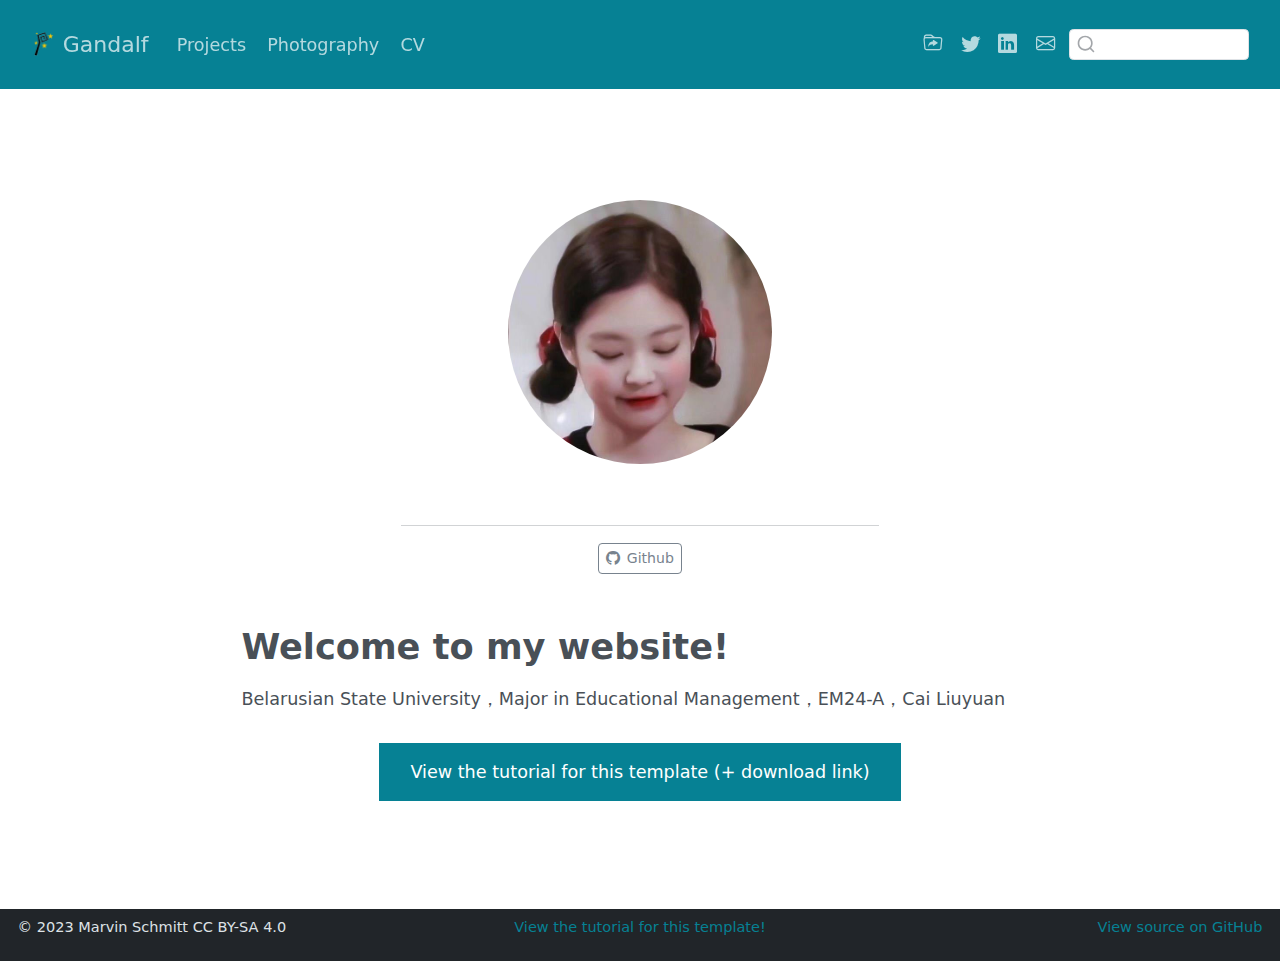
<file: quarto-website/docs/index.html>
<!DOCTYPE html>
<html xmlns="http://www.w3.org/1999/xhtml" lang="en" xml:lang="en"><head>

<meta charset="utf-8">
<meta name="generator" content="quarto-1.6.39">

<meta name="viewport" content="width=device-width, initial-scale=1.0, user-scalable=yes">


<title>Gandalf</title>
<style>
code{white-space: pre-wrap;}
span.smallcaps{font-variant: small-caps;}
div.columns{display: flex; gap: min(4vw, 1.5em);}
div.column{flex: auto; overflow-x: auto;}
div.hanging-indent{margin-left: 1.5em; text-indent: -1.5em;}
ul.task-list{list-style: none;}
ul.task-list li input[type="checkbox"] {
  width: 0.8em;
  margin: 0 0.8em 0.2em -1em; /* quarto-specific, see https://github.com/quarto-dev/quarto-cli/issues/4556 */ 
  vertical-align: middle;
}
</style>


<script src="site_libs/quarto-nav/quarto-nav.js"></script>
<script src="site_libs/clipboard/clipboard.min.js"></script>
<script src="site_libs/quarto-search/autocomplete.umd.js"></script>
<script src="site_libs/quarto-search/fuse.min.js"></script>
<script src="site_libs/quarto-search/quarto-search.js"></script>
<meta name="quarto:offset" content="./">
<link href="./img/favicon.png" rel="icon" type="image/png">
<script src="site_libs/quarto-html/quarto.js"></script>
<script src="site_libs/quarto-html/popper.min.js"></script>
<script src="site_libs/quarto-html/tippy.umd.min.js"></script>
<link href="site_libs/quarto-html/tippy.css" rel="stylesheet">
<link href="site_libs/quarto-html/quarto-syntax-highlighting-e26003cea8cd680ca0c55a263523d882.css" rel="stylesheet" id="quarto-text-highlighting-styles">
<script src="site_libs/bootstrap/bootstrap.min.js"></script>
<link href="site_libs/bootstrap/bootstrap-icons.css" rel="stylesheet">
<link href="site_libs/bootstrap/bootstrap-d36d7829ac4346068d5c96676f13f828.min.css" rel="stylesheet" append-hash="true" id="quarto-bootstrap" data-mode="light">
<script id="quarto-search-options" type="application/json">{
  "location": "navbar",
  "copy-button": false,
  "collapse-after": 3,
  "panel-placement": "end",
  "type": "textbox",
  "limit": 50,
  "keyboard-shortcut": [
    "f",
    "/",
    "s"
  ],
  "language": {
    "search-no-results-text": "No results",
    "search-matching-documents-text": "matching documents",
    "search-copy-link-title": "Copy link to search",
    "search-hide-matches-text": "Hide additional matches",
    "search-more-match-text": "more match in this document",
    "search-more-matches-text": "more matches in this document",
    "search-clear-button-title": "Clear",
    "search-text-placeholder": "",
    "search-detached-cancel-button-title": "Cancel",
    "search-submit-button-title": "Submit",
    "search-label": "Search"
  }
}</script>


</head>

<body class="nav-fixed fullcontent">

<div id="quarto-search-results"></div>
  <header id="quarto-header" class="headroom fixed-top">
    <nav class="navbar navbar-expand-lg " data-bs-theme="dark">
      <div class="navbar-container container-fluid">
      <div class="navbar-brand-container mx-auto">
    <a href="./index.html" class="navbar-brand navbar-brand-logo">
    <img src="./img/logo.png" alt="" class="navbar-logo">
    </a>
    <a class="navbar-brand" href="./index.html">
    <span class="navbar-title">Gandalf</span>
    </a>
  </div>
            <div id="quarto-search" class="" title="Search"></div>
          <button class="navbar-toggler" type="button" data-bs-toggle="collapse" data-bs-target="#navbarCollapse" aria-controls="navbarCollapse" role="menu" aria-expanded="false" aria-label="Toggle navigation" onclick="if (window.quartoToggleHeadroom) { window.quartoToggleHeadroom(); }">
  <span class="navbar-toggler-icon"></span>
</button>
          <div class="collapse navbar-collapse" id="navbarCollapse">
            <ul class="navbar-nav navbar-nav-scroll me-auto">
  <li class="nav-item">
    <a class="nav-link" href="./projects/index.html"> 
<span class="menu-text">Projects</span></a>
  </li>  
  <li class="nav-item">
    <a class="nav-link" href="./photography/index.html"> 
<span class="menu-text">Photography</span></a>
  </li>  
  <li class="nav-item">
    <a class="nav-link" href="./cv/index.html"> 
<span class="menu-text">CV</span></a>
  </li>  
</ul>
            <ul class="navbar-nav navbar-nav-scroll ms-auto">
  <li class="nav-item compact">
    <a class="nav-link" href="https://www.marvinschmitt.com/blog/website-tutorial-quarto/"> <i class="bi bi-folder-symlink" role="img">
</i> 
<span class="menu-text"></span></a>
  </li>  
  <li class="nav-item compact">
    <a class="nav-link" href="https://twitter.com/MarvinSchmittML"> <i class="bi bi-twitter" role="img">
</i> 
<span class="menu-text"></span></a>
  </li>  
  <li class="nav-item compact">
    <a class="nav-link" href="https://www.linkedin.com/in/marvin-schmitt-a85b321a2/"> <i class="bi bi-linkedin" role="img">
</i> 
<span class="menu-text"></span></a>
  </li>  
  <li class="nav-item compact">
    <a class="nav-link" href="mailto:mail.marvinschmitt@gmail.com"> <i class="bi bi-envelope" role="img" aria-label="email">
</i> 
<span class="menu-text"></span></a>
  </li>  
</ul>
          </div> <!-- /navcollapse -->
            <div class="quarto-navbar-tools">
</div>
      </div> <!-- /container-fluid -->
    </nav>
</header>
<!-- content -->
<div id="quarto-content" class="quarto-container page-columns page-rows-contents page-layout-article page-navbar">
<!-- sidebar -->
<!-- margin-sidebar -->
    
<!-- main -->
<main class="content" id="quarto-document-content">




<div class="quarto-about-jolla">
  <img src="img/cai.png" class="about-image
  round " style="height: 15em; width: 15em;">
 <header id="title-block-header" class="quarto-title-block"></header><div id="about-block">
</div> 
  <hr class="about-sep">
   <div class="about-links">
  <a href="https://github.com/Cai-Liuyuan" class="about-link" rel="" target="">
    <i class="bi bi-github"></i>
     <span class="about-link-text">Github</span>
  </a>
</div>
</div>

<section id="welcome-to-my-website" class="level1">
<h1>Welcome to my website!</h1>
<p>Belarusian State University，Major in Educational Management，EM24-A，Cai Liuyuan</p>
<div style="margin: 30px; text-align: center;">
<a class="btn btn-primary" href="https://www.marvinschmitt.com/blog/website-tutorial-quarto/" role="button" target="_blank" style="padding: 15px 30px;">View the tutorial for this template (+ download link)</a>
</div>



</section>

</main> <!-- /main -->
<script id="quarto-html-after-body" type="application/javascript">
window.document.addEventListener("DOMContentLoaded", function (event) {
  const toggleBodyColorMode = (bsSheetEl) => {
    const mode = bsSheetEl.getAttribute("data-mode");
    const bodyEl = window.document.querySelector("body");
    if (mode === "dark") {
      bodyEl.classList.add("quarto-dark");
      bodyEl.classList.remove("quarto-light");
    } else {
      bodyEl.classList.add("quarto-light");
      bodyEl.classList.remove("quarto-dark");
    }
  }
  const toggleBodyColorPrimary = () => {
    const bsSheetEl = window.document.querySelector("link#quarto-bootstrap");
    if (bsSheetEl) {
      toggleBodyColorMode(bsSheetEl);
    }
  }
  toggleBodyColorPrimary();  
  const isCodeAnnotation = (el) => {
    for (const clz of el.classList) {
      if (clz.startsWith('code-annotation-')) {                     
        return true;
      }
    }
    return false;
  }
  const onCopySuccess = function(e) {
    // button target
    const button = e.trigger;
    // don't keep focus
    button.blur();
    // flash "checked"
    button.classList.add('code-copy-button-checked');
    var currentTitle = button.getAttribute("title");
    button.setAttribute("title", "Copied!");
    let tooltip;
    if (window.bootstrap) {
      button.setAttribute("data-bs-toggle", "tooltip");
      button.setAttribute("data-bs-placement", "left");
      button.setAttribute("data-bs-title", "Copied!");
      tooltip = new bootstrap.Tooltip(button, 
        { trigger: "manual", 
          customClass: "code-copy-button-tooltip",
          offset: [0, -8]});
      tooltip.show();    
    }
    setTimeout(function() {
      if (tooltip) {
        tooltip.hide();
        button.removeAttribute("data-bs-title");
        button.removeAttribute("data-bs-toggle");
        button.removeAttribute("data-bs-placement");
      }
      button.setAttribute("title", currentTitle);
      button.classList.remove('code-copy-button-checked');
    }, 1000);
    // clear code selection
    e.clearSelection();
  }
  const getTextToCopy = function(trigger) {
      const codeEl = trigger.previousElementSibling.cloneNode(true);
      for (const childEl of codeEl.children) {
        if (isCodeAnnotation(childEl)) {
          childEl.remove();
        }
      }
      return codeEl.innerText;
  }
  const clipboard = new window.ClipboardJS('.code-copy-button:not([data-in-quarto-modal])', {
    text: getTextToCopy
  });
  clipboard.on('success', onCopySuccess);
  if (window.document.getElementById('quarto-embedded-source-code-modal')) {
    const clipboardModal = new window.ClipboardJS('.code-copy-button[data-in-quarto-modal]', {
      text: getTextToCopy,
      container: window.document.getElementById('quarto-embedded-source-code-modal')
    });
    clipboardModal.on('success', onCopySuccess);
  }
    var localhostRegex = new RegExp(/^(?:http|https):\/\/localhost\:?[0-9]*\//);
    var mailtoRegex = new RegExp(/^mailto:/);
      var filterRegex = new RegExp('/' + window.location.host + '/');
    var isInternal = (href) => {
        return filterRegex.test(href) || localhostRegex.test(href) || mailtoRegex.test(href);
    }
    // Inspect non-navigation links and adorn them if external
 	var links = window.document.querySelectorAll('a[href]:not(.nav-link):not(.navbar-brand):not(.toc-action):not(.sidebar-link):not(.sidebar-item-toggle):not(.pagination-link):not(.no-external):not([aria-hidden]):not(.dropdown-item):not(.quarto-navigation-tool):not(.about-link)');
    for (var i=0; i<links.length; i++) {
      const link = links[i];
      if (!isInternal(link.href)) {
        // undo the damage that might have been done by quarto-nav.js in the case of
        // links that we want to consider external
        if (link.dataset.originalHref !== undefined) {
          link.href = link.dataset.originalHref;
        }
      }
    }
  function tippyHover(el, contentFn, onTriggerFn, onUntriggerFn) {
    const config = {
      allowHTML: true,
      maxWidth: 500,
      delay: 100,
      arrow: false,
      appendTo: function(el) {
          return el.parentElement;
      },
      interactive: true,
      interactiveBorder: 10,
      theme: 'quarto',
      placement: 'bottom-start',
    };
    if (contentFn) {
      config.content = contentFn;
    }
    if (onTriggerFn) {
      config.onTrigger = onTriggerFn;
    }
    if (onUntriggerFn) {
      config.onUntrigger = onUntriggerFn;
    }
    window.tippy(el, config); 
  }
  const noterefs = window.document.querySelectorAll('a[role="doc-noteref"]');
  for (var i=0; i<noterefs.length; i++) {
    const ref = noterefs[i];
    tippyHover(ref, function() {
      // use id or data attribute instead here
      let href = ref.getAttribute('data-footnote-href') || ref.getAttribute('href');
      try { href = new URL(href).hash; } catch {}
      const id = href.replace(/^#\/?/, "");
      const note = window.document.getElementById(id);
      if (note) {
        return note.innerHTML;
      } else {
        return "";
      }
    });
  }
  const xrefs = window.document.querySelectorAll('a.quarto-xref');
  const processXRef = (id, note) => {
    // Strip column container classes
    const stripColumnClz = (el) => {
      el.classList.remove("page-full", "page-columns");
      if (el.children) {
        for (const child of el.children) {
          stripColumnClz(child);
        }
      }
    }
    stripColumnClz(note)
    if (id === null || id.startsWith('sec-')) {
      // Special case sections, only their first couple elements
      const container = document.createElement("div");
      if (note.children && note.children.length > 2) {
        container.appendChild(note.children[0].cloneNode(true));
        for (let i = 1; i < note.children.length; i++) {
          const child = note.children[i];
          if (child.tagName === "P" && child.innerText === "") {
            continue;
          } else {
            container.appendChild(child.cloneNode(true));
            break;
          }
        }
        if (window.Quarto?.typesetMath) {
          window.Quarto.typesetMath(container);
        }
        return container.innerHTML
      } else {
        if (window.Quarto?.typesetMath) {
          window.Quarto.typesetMath(note);
        }
        return note.innerHTML;
      }
    } else {
      // Remove any anchor links if they are present
      const anchorLink = note.querySelector('a.anchorjs-link');
      if (anchorLink) {
        anchorLink.remove();
      }
      if (window.Quarto?.typesetMath) {
        window.Quarto.typesetMath(note);
      }
      if (note.classList.contains("callout")) {
        return note.outerHTML;
      } else {
        return note.innerHTML;
      }
    }
  }
  for (var i=0; i<xrefs.length; i++) {
    const xref = xrefs[i];
    tippyHover(xref, undefined, function(instance) {
      instance.disable();
      let url = xref.getAttribute('href');
      let hash = undefined; 
      if (url.startsWith('#')) {
        hash = url;
      } else {
        try { hash = new URL(url).hash; } catch {}
      }
      if (hash) {
        const id = hash.replace(/^#\/?/, "");
        const note = window.document.getElementById(id);
        if (note !== null) {
          try {
            const html = processXRef(id, note.cloneNode(true));
            instance.setContent(html);
          } finally {
            instance.enable();
            instance.show();
          }
        } else {
          // See if we can fetch this
          fetch(url.split('#')[0])
          .then(res => res.text())
          .then(html => {
            const parser = new DOMParser();
            const htmlDoc = parser.parseFromString(html, "text/html");
            const note = htmlDoc.getElementById(id);
            if (note !== null) {
              const html = processXRef(id, note);
              instance.setContent(html);
            } 
          }).finally(() => {
            instance.enable();
            instance.show();
          });
        }
      } else {
        // See if we can fetch a full url (with no hash to target)
        // This is a special case and we should probably do some content thinning / targeting
        fetch(url)
        .then(res => res.text())
        .then(html => {
          const parser = new DOMParser();
          const htmlDoc = parser.parseFromString(html, "text/html");
          const note = htmlDoc.querySelector('main.content');
          if (note !== null) {
            // This should only happen for chapter cross references
            // (since there is no id in the URL)
            // remove the first header
            if (note.children.length > 0 && note.children[0].tagName === "HEADER") {
              note.children[0].remove();
            }
            const html = processXRef(null, note);
            instance.setContent(html);
          } 
        }).finally(() => {
          instance.enable();
          instance.show();
        });
      }
    }, function(instance) {
    });
  }
      let selectedAnnoteEl;
      const selectorForAnnotation = ( cell, annotation) => {
        let cellAttr = 'data-code-cell="' + cell + '"';
        let lineAttr = 'data-code-annotation="' +  annotation + '"';
        const selector = 'span[' + cellAttr + '][' + lineAttr + ']';
        return selector;
      }
      const selectCodeLines = (annoteEl) => {
        const doc = window.document;
        const targetCell = annoteEl.getAttribute("data-target-cell");
        const targetAnnotation = annoteEl.getAttribute("data-target-annotation");
        const annoteSpan = window.document.querySelector(selectorForAnnotation(targetCell, targetAnnotation));
        const lines = annoteSpan.getAttribute("data-code-lines").split(",");
        const lineIds = lines.map((line) => {
          return targetCell + "-" + line;
        })
        let top = null;
        let height = null;
        let parent = null;
        if (lineIds.length > 0) {
            //compute the position of the single el (top and bottom and make a div)
            const el = window.document.getElementById(lineIds[0]);
            top = el.offsetTop;
            height = el.offsetHeight;
            parent = el.parentElement.parentElement;
          if (lineIds.length > 1) {
            const lastEl = window.document.getElementById(lineIds[lineIds.length - 1]);
            const bottom = lastEl.offsetTop + lastEl.offsetHeight;
            height = bottom - top;
          }
          if (top !== null && height !== null && parent !== null) {
            // cook up a div (if necessary) and position it 
            let div = window.document.getElementById("code-annotation-line-highlight");
            if (div === null) {
              div = window.document.createElement("div");
              div.setAttribute("id", "code-annotation-line-highlight");
              div.style.position = 'absolute';
              parent.appendChild(div);
            }
            div.style.top = top - 2 + "px";
            div.style.height = height + 4 + "px";
            div.style.left = 0;
            let gutterDiv = window.document.getElementById("code-annotation-line-highlight-gutter");
            if (gutterDiv === null) {
              gutterDiv = window.document.createElement("div");
              gutterDiv.setAttribute("id", "code-annotation-line-highlight-gutter");
              gutterDiv.style.position = 'absolute';
              const codeCell = window.document.getElementById(targetCell);
              const gutter = codeCell.querySelector('.code-annotation-gutter');
              gutter.appendChild(gutterDiv);
            }
            gutterDiv.style.top = top - 2 + "px";
            gutterDiv.style.height = height + 4 + "px";
          }
          selectedAnnoteEl = annoteEl;
        }
      };
      const unselectCodeLines = () => {
        const elementsIds = ["code-annotation-line-highlight", "code-annotation-line-highlight-gutter"];
        elementsIds.forEach((elId) => {
          const div = window.document.getElementById(elId);
          if (div) {
            div.remove();
          }
        });
        selectedAnnoteEl = undefined;
      };
        // Handle positioning of the toggle
    window.addEventListener(
      "resize",
      throttle(() => {
        elRect = undefined;
        if (selectedAnnoteEl) {
          selectCodeLines(selectedAnnoteEl);
        }
      }, 10)
    );
    function throttle(fn, ms) {
    let throttle = false;
    let timer;
      return (...args) => {
        if(!throttle) { // first call gets through
            fn.apply(this, args);
            throttle = true;
        } else { // all the others get throttled
            if(timer) clearTimeout(timer); // cancel #2
            timer = setTimeout(() => {
              fn.apply(this, args);
              timer = throttle = false;
            }, ms);
        }
      };
    }
      // Attach click handler to the DT
      const annoteDls = window.document.querySelectorAll('dt[data-target-cell]');
      for (const annoteDlNode of annoteDls) {
        annoteDlNode.addEventListener('click', (event) => {
          const clickedEl = event.target;
          if (clickedEl !== selectedAnnoteEl) {
            unselectCodeLines();
            const activeEl = window.document.querySelector('dt[data-target-cell].code-annotation-active');
            if (activeEl) {
              activeEl.classList.remove('code-annotation-active');
            }
            selectCodeLines(clickedEl);
            clickedEl.classList.add('code-annotation-active');
          } else {
            // Unselect the line
            unselectCodeLines();
            clickedEl.classList.remove('code-annotation-active');
          }
        });
      }
  const findCites = (el) => {
    const parentEl = el.parentElement;
    if (parentEl) {
      const cites = parentEl.dataset.cites;
      if (cites) {
        return {
          el,
          cites: cites.split(' ')
        };
      } else {
        return findCites(el.parentElement)
      }
    } else {
      return undefined;
    }
  };
  var bibliorefs = window.document.querySelectorAll('a[role="doc-biblioref"]');
  for (var i=0; i<bibliorefs.length; i++) {
    const ref = bibliorefs[i];
    const citeInfo = findCites(ref);
    if (citeInfo) {
      tippyHover(citeInfo.el, function() {
        var popup = window.document.createElement('div');
        citeInfo.cites.forEach(function(cite) {
          var citeDiv = window.document.createElement('div');
          citeDiv.classList.add('hanging-indent');
          citeDiv.classList.add('csl-entry');
          var biblioDiv = window.document.getElementById('ref-' + cite);
          if (biblioDiv) {
            citeDiv.innerHTML = biblioDiv.innerHTML;
          }
          popup.appendChild(citeDiv);
        });
        return popup.innerHTML;
      });
    }
  }
});
</script>
</div> <!-- /content -->
<footer class="footer">
  <div class="nav-footer">
    <div class="nav-footer-left">
<p><span class="faux-block">© 2023 Marvin Schmitt CC BY-SA 4.0</span></p>
</div>   
    <div class="nav-footer-center">
<p><span class="faux-block"><a href="https://www.marvinschmitt.com/blog/website-tutorial-quarto/">View the tutorial for this template!</a></span></p>
</div>
    <div class="nav-footer-right">
<p><span class="faux-block"><a href="https://github.com/marvinschmitt/quarto-website-template/">View source on GitHub</a></span></p>
</div>
  </div>
</footer>




</body></html>
</file>
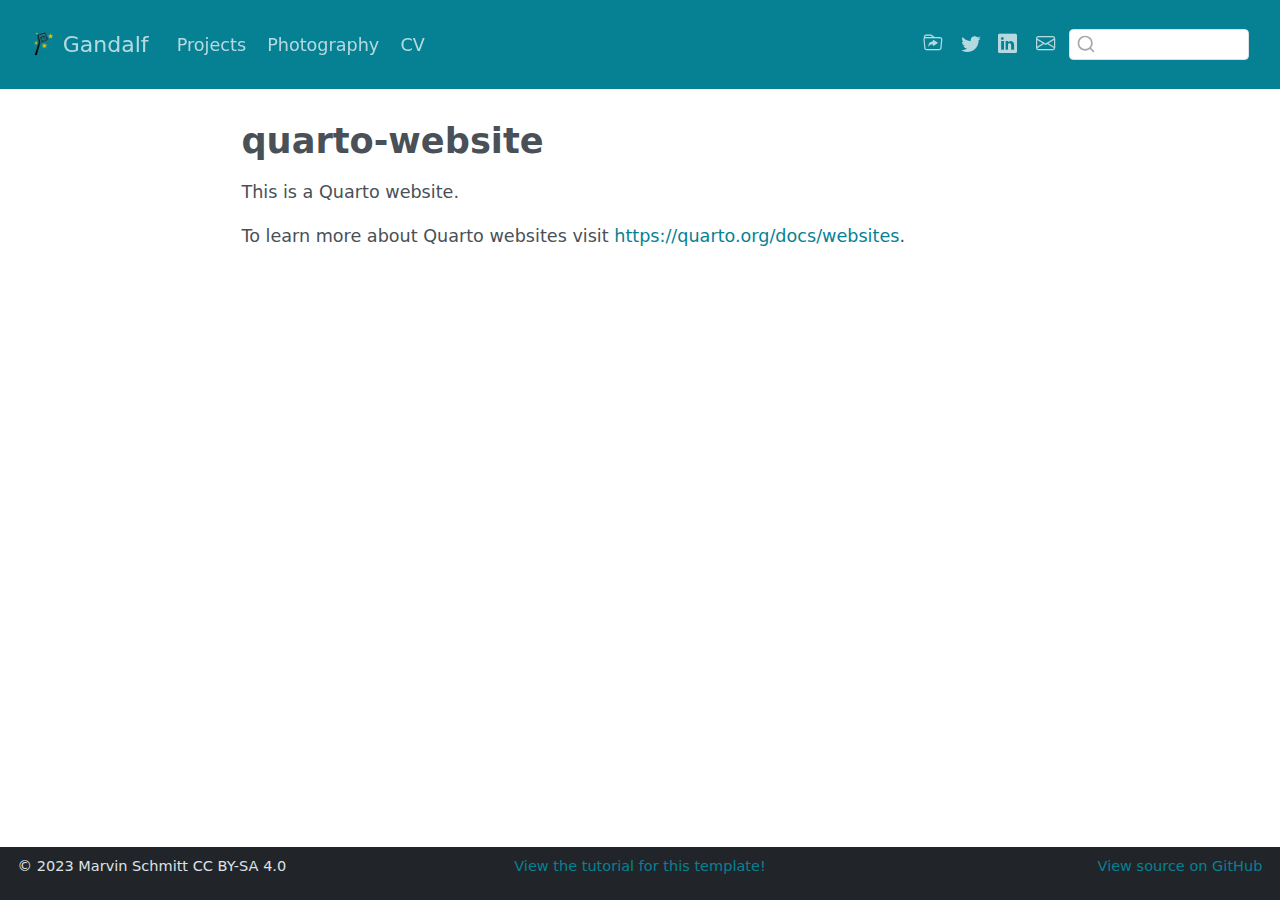
<file: quarto-website/docs/bak/index.html>
<!DOCTYPE html>
<html xmlns="http://www.w3.org/1999/xhtml" lang="en" xml:lang="en"><head>

<meta charset="utf-8">
<meta name="generator" content="quarto-1.6.39">

<meta name="viewport" content="width=device-width, initial-scale=1.0, user-scalable=yes">


<title>quarto-website – Gandalf</title>
<style>
code{white-space: pre-wrap;}
span.smallcaps{font-variant: small-caps;}
div.columns{display: flex; gap: min(4vw, 1.5em);}
div.column{flex: auto; overflow-x: auto;}
div.hanging-indent{margin-left: 1.5em; text-indent: -1.5em;}
ul.task-list{list-style: none;}
ul.task-list li input[type="checkbox"] {
  width: 0.8em;
  margin: 0 0.8em 0.2em -1em; /* quarto-specific, see https://github.com/quarto-dev/quarto-cli/issues/4556 */ 
  vertical-align: middle;
}
</style>


<script src="../site_libs/quarto-nav/quarto-nav.js"></script>
<script src="../site_libs/clipboard/clipboard.min.js"></script>
<script src="../site_libs/quarto-search/autocomplete.umd.js"></script>
<script src="../site_libs/quarto-search/fuse.min.js"></script>
<script src="../site_libs/quarto-search/quarto-search.js"></script>
<meta name="quarto:offset" content="../">
<link href="../img/favicon.png" rel="icon" type="image/png">
<script src="../site_libs/quarto-html/quarto.js"></script>
<script src="../site_libs/quarto-html/popper.min.js"></script>
<script src="../site_libs/quarto-html/tippy.umd.min.js"></script>
<script src="../site_libs/quarto-html/anchor.min.js"></script>
<link href="../site_libs/quarto-html/tippy.css" rel="stylesheet">
<link href="../site_libs/quarto-html/quarto-syntax-highlighting-e26003cea8cd680ca0c55a263523d882.css" rel="stylesheet" id="quarto-text-highlighting-styles">
<script src="../site_libs/bootstrap/bootstrap.min.js"></script>
<link href="../site_libs/bootstrap/bootstrap-icons.css" rel="stylesheet">
<link href="../site_libs/bootstrap/bootstrap-d36d7829ac4346068d5c96676f13f828.min.css" rel="stylesheet" append-hash="true" id="quarto-bootstrap" data-mode="light">
<script id="quarto-search-options" type="application/json">{
  "location": "navbar",
  "copy-button": false,
  "collapse-after": 3,
  "panel-placement": "end",
  "type": "textbox",
  "limit": 50,
  "keyboard-shortcut": [
    "f",
    "/",
    "s"
  ],
  "language": {
    "search-no-results-text": "No results",
    "search-matching-documents-text": "matching documents",
    "search-copy-link-title": "Copy link to search",
    "search-hide-matches-text": "Hide additional matches",
    "search-more-match-text": "more match in this document",
    "search-more-matches-text": "more matches in this document",
    "search-clear-button-title": "Clear",
    "search-text-placeholder": "",
    "search-detached-cancel-button-title": "Cancel",
    "search-submit-button-title": "Submit",
    "search-label": "Search"
  }
}</script>


</head>

<body class="nav-fixed fullcontent">

<div id="quarto-search-results"></div>
  <header id="quarto-header" class="headroom fixed-top">
    <nav class="navbar navbar-expand-lg " data-bs-theme="dark">
      <div class="navbar-container container-fluid">
      <div class="navbar-brand-container mx-auto">
    <a href="../index.html" class="navbar-brand navbar-brand-logo">
    <img src="../img/logo.png" alt="" class="navbar-logo">
    </a>
    <a class="navbar-brand" href="../index.html">
    <span class="navbar-title">Gandalf</span>
    </a>
  </div>
            <div id="quarto-search" class="" title="Search"></div>
          <button class="navbar-toggler" type="button" data-bs-toggle="collapse" data-bs-target="#navbarCollapse" aria-controls="navbarCollapse" role="menu" aria-expanded="false" aria-label="Toggle navigation" onclick="if (window.quartoToggleHeadroom) { window.quartoToggleHeadroom(); }">
  <span class="navbar-toggler-icon"></span>
</button>
          <div class="collapse navbar-collapse" id="navbarCollapse">
            <ul class="navbar-nav navbar-nav-scroll me-auto">
  <li class="nav-item">
    <a class="nav-link" href="../projects/index.html"> 
<span class="menu-text">Projects</span></a>
  </li>  
  <li class="nav-item">
    <a class="nav-link" href="../photography/index.html"> 
<span class="menu-text">Photography</span></a>
  </li>  
  <li class="nav-item">
    <a class="nav-link" href="../cv/index.html"> 
<span class="menu-text">CV</span></a>
  </li>  
</ul>
            <ul class="navbar-nav navbar-nav-scroll ms-auto">
  <li class="nav-item compact">
    <a class="nav-link" href="https://www.marvinschmitt.com/blog/website-tutorial-quarto/"> <i class="bi bi-folder-symlink" role="img">
</i> 
<span class="menu-text"></span></a>
  </li>  
  <li class="nav-item compact">
    <a class="nav-link" href="https://twitter.com/MarvinSchmittML"> <i class="bi bi-twitter" role="img">
</i> 
<span class="menu-text"></span></a>
  </li>  
  <li class="nav-item compact">
    <a class="nav-link" href="https://www.linkedin.com/in/marvin-schmitt-a85b321a2/"> <i class="bi bi-linkedin" role="img">
</i> 
<span class="menu-text"></span></a>
  </li>  
  <li class="nav-item compact">
    <a class="nav-link" href="mailto:mail.marvinschmitt@gmail.com"> <i class="bi bi-envelope" role="img" aria-label="email">
</i> 
<span class="menu-text"></span></a>
  </li>  
</ul>
          </div> <!-- /navcollapse -->
            <div class="quarto-navbar-tools">
</div>
      </div> <!-- /container-fluid -->
    </nav>
</header>
<!-- content -->
<div id="quarto-content" class="quarto-container page-columns page-rows-contents page-layout-article page-navbar">
<!-- sidebar -->
<!-- margin-sidebar -->
    
<!-- main -->
<main class="content" id="quarto-document-content">

<header id="title-block-header" class="quarto-title-block default">
<div class="quarto-title">
<h1 class="title">quarto-website</h1>
</div>



<div class="quarto-title-meta">

    
  
    
  </div>
  


</header>


<p>This is a Quarto website.</p>
<p>To learn more about Quarto websites visit <a href="https://quarto.org/docs/websites" class="uri">https://quarto.org/docs/websites</a>.</p>



</main> <!-- /main -->
<script id="quarto-html-after-body" type="application/javascript">
window.document.addEventListener("DOMContentLoaded", function (event) {
  const toggleBodyColorMode = (bsSheetEl) => {
    const mode = bsSheetEl.getAttribute("data-mode");
    const bodyEl = window.document.querySelector("body");
    if (mode === "dark") {
      bodyEl.classList.add("quarto-dark");
      bodyEl.classList.remove("quarto-light");
    } else {
      bodyEl.classList.add("quarto-light");
      bodyEl.classList.remove("quarto-dark");
    }
  }
  const toggleBodyColorPrimary = () => {
    const bsSheetEl = window.document.querySelector("link#quarto-bootstrap");
    if (bsSheetEl) {
      toggleBodyColorMode(bsSheetEl);
    }
  }
  toggleBodyColorPrimary();  
  const icon = "";
  const anchorJS = new window.AnchorJS();
  anchorJS.options = {
    placement: 'right',
    icon: icon
  };
  anchorJS.add('.anchored');
  const isCodeAnnotation = (el) => {
    for (const clz of el.classList) {
      if (clz.startsWith('code-annotation-')) {                     
        return true;
      }
    }
    return false;
  }
  const onCopySuccess = function(e) {
    // button target
    const button = e.trigger;
    // don't keep focus
    button.blur();
    // flash "checked"
    button.classList.add('code-copy-button-checked');
    var currentTitle = button.getAttribute("title");
    button.setAttribute("title", "Copied!");
    let tooltip;
    if (window.bootstrap) {
      button.setAttribute("data-bs-toggle", "tooltip");
      button.setAttribute("data-bs-placement", "left");
      button.setAttribute("data-bs-title", "Copied!");
      tooltip = new bootstrap.Tooltip(button, 
        { trigger: "manual", 
          customClass: "code-copy-button-tooltip",
          offset: [0, -8]});
      tooltip.show();    
    }
    setTimeout(function() {
      if (tooltip) {
        tooltip.hide();
        button.removeAttribute("data-bs-title");
        button.removeAttribute("data-bs-toggle");
        button.removeAttribute("data-bs-placement");
      }
      button.setAttribute("title", currentTitle);
      button.classList.remove('code-copy-button-checked');
    }, 1000);
    // clear code selection
    e.clearSelection();
  }
  const getTextToCopy = function(trigger) {
      const codeEl = trigger.previousElementSibling.cloneNode(true);
      for (const childEl of codeEl.children) {
        if (isCodeAnnotation(childEl)) {
          childEl.remove();
        }
      }
      return codeEl.innerText;
  }
  const clipboard = new window.ClipboardJS('.code-copy-button:not([data-in-quarto-modal])', {
    text: getTextToCopy
  });
  clipboard.on('success', onCopySuccess);
  if (window.document.getElementById('quarto-embedded-source-code-modal')) {
    const clipboardModal = new window.ClipboardJS('.code-copy-button[data-in-quarto-modal]', {
      text: getTextToCopy,
      container: window.document.getElementById('quarto-embedded-source-code-modal')
    });
    clipboardModal.on('success', onCopySuccess);
  }
    var localhostRegex = new RegExp(/^(?:http|https):\/\/localhost\:?[0-9]*\//);
    var mailtoRegex = new RegExp(/^mailto:/);
      var filterRegex = new RegExp('/' + window.location.host + '/');
    var isInternal = (href) => {
        return filterRegex.test(href) || localhostRegex.test(href) || mailtoRegex.test(href);
    }
    // Inspect non-navigation links and adorn them if external
 	var links = window.document.querySelectorAll('a[href]:not(.nav-link):not(.navbar-brand):not(.toc-action):not(.sidebar-link):not(.sidebar-item-toggle):not(.pagination-link):not(.no-external):not([aria-hidden]):not(.dropdown-item):not(.quarto-navigation-tool):not(.about-link)');
    for (var i=0; i<links.length; i++) {
      const link = links[i];
      if (!isInternal(link.href)) {
        // undo the damage that might have been done by quarto-nav.js in the case of
        // links that we want to consider external
        if (link.dataset.originalHref !== undefined) {
          link.href = link.dataset.originalHref;
        }
      }
    }
  function tippyHover(el, contentFn, onTriggerFn, onUntriggerFn) {
    const config = {
      allowHTML: true,
      maxWidth: 500,
      delay: 100,
      arrow: false,
      appendTo: function(el) {
          return el.parentElement;
      },
      interactive: true,
      interactiveBorder: 10,
      theme: 'quarto',
      placement: 'bottom-start',
    };
    if (contentFn) {
      config.content = contentFn;
    }
    if (onTriggerFn) {
      config.onTrigger = onTriggerFn;
    }
    if (onUntriggerFn) {
      config.onUntrigger = onUntriggerFn;
    }
    window.tippy(el, config); 
  }
  const noterefs = window.document.querySelectorAll('a[role="doc-noteref"]');
  for (var i=0; i<noterefs.length; i++) {
    const ref = noterefs[i];
    tippyHover(ref, function() {
      // use id or data attribute instead here
      let href = ref.getAttribute('data-footnote-href') || ref.getAttribute('href');
      try { href = new URL(href).hash; } catch {}
      const id = href.replace(/^#\/?/, "");
      const note = window.document.getElementById(id);
      if (note) {
        return note.innerHTML;
      } else {
        return "";
      }
    });
  }
  const xrefs = window.document.querySelectorAll('a.quarto-xref');
  const processXRef = (id, note) => {
    // Strip column container classes
    const stripColumnClz = (el) => {
      el.classList.remove("page-full", "page-columns");
      if (el.children) {
        for (const child of el.children) {
          stripColumnClz(child);
        }
      }
    }
    stripColumnClz(note)
    if (id === null || id.startsWith('sec-')) {
      // Special case sections, only their first couple elements
      const container = document.createElement("div");
      if (note.children && note.children.length > 2) {
        container.appendChild(note.children[0].cloneNode(true));
        for (let i = 1; i < note.children.length; i++) {
          const child = note.children[i];
          if (child.tagName === "P" && child.innerText === "") {
            continue;
          } else {
            container.appendChild(child.cloneNode(true));
            break;
          }
        }
        if (window.Quarto?.typesetMath) {
          window.Quarto.typesetMath(container);
        }
        return container.innerHTML
      } else {
        if (window.Quarto?.typesetMath) {
          window.Quarto.typesetMath(note);
        }
        return note.innerHTML;
      }
    } else {
      // Remove any anchor links if they are present
      const anchorLink = note.querySelector('a.anchorjs-link');
      if (anchorLink) {
        anchorLink.remove();
      }
      if (window.Quarto?.typesetMath) {
        window.Quarto.typesetMath(note);
      }
      if (note.classList.contains("callout")) {
        return note.outerHTML;
      } else {
        return note.innerHTML;
      }
    }
  }
  for (var i=0; i<xrefs.length; i++) {
    const xref = xrefs[i];
    tippyHover(xref, undefined, function(instance) {
      instance.disable();
      let url = xref.getAttribute('href');
      let hash = undefined; 
      if (url.startsWith('#')) {
        hash = url;
      } else {
        try { hash = new URL(url).hash; } catch {}
      }
      if (hash) {
        const id = hash.replace(/^#\/?/, "");
        const note = window.document.getElementById(id);
        if (note !== null) {
          try {
            const html = processXRef(id, note.cloneNode(true));
            instance.setContent(html);
          } finally {
            instance.enable();
            instance.show();
          }
        } else {
          // See if we can fetch this
          fetch(url.split('#')[0])
          .then(res => res.text())
          .then(html => {
            const parser = new DOMParser();
            const htmlDoc = parser.parseFromString(html, "text/html");
            const note = htmlDoc.getElementById(id);
            if (note !== null) {
              const html = processXRef(id, note);
              instance.setContent(html);
            } 
          }).finally(() => {
            instance.enable();
            instance.show();
          });
        }
      } else {
        // See if we can fetch a full url (with no hash to target)
        // This is a special case and we should probably do some content thinning / targeting
        fetch(url)
        .then(res => res.text())
        .then(html => {
          const parser = new DOMParser();
          const htmlDoc = parser.parseFromString(html, "text/html");
          const note = htmlDoc.querySelector('main.content');
          if (note !== null) {
            // This should only happen for chapter cross references
            // (since there is no id in the URL)
            // remove the first header
            if (note.children.length > 0 && note.children[0].tagName === "HEADER") {
              note.children[0].remove();
            }
            const html = processXRef(null, note);
            instance.setContent(html);
          } 
        }).finally(() => {
          instance.enable();
          instance.show();
        });
      }
    }, function(instance) {
    });
  }
      let selectedAnnoteEl;
      const selectorForAnnotation = ( cell, annotation) => {
        let cellAttr = 'data-code-cell="' + cell + '"';
        let lineAttr = 'data-code-annotation="' +  annotation + '"';
        const selector = 'span[' + cellAttr + '][' + lineAttr + ']';
        return selector;
      }
      const selectCodeLines = (annoteEl) => {
        const doc = window.document;
        const targetCell = annoteEl.getAttribute("data-target-cell");
        const targetAnnotation = annoteEl.getAttribute("data-target-annotation");
        const annoteSpan = window.document.querySelector(selectorForAnnotation(targetCell, targetAnnotation));
        const lines = annoteSpan.getAttribute("data-code-lines").split(",");
        const lineIds = lines.map((line) => {
          return targetCell + "-" + line;
        })
        let top = null;
        let height = null;
        let parent = null;
        if (lineIds.length > 0) {
            //compute the position of the single el (top and bottom and make a div)
            const el = window.document.getElementById(lineIds[0]);
            top = el.offsetTop;
            height = el.offsetHeight;
            parent = el.parentElement.parentElement;
          if (lineIds.length > 1) {
            const lastEl = window.document.getElementById(lineIds[lineIds.length - 1]);
            const bottom = lastEl.offsetTop + lastEl.offsetHeight;
            height = bottom - top;
          }
          if (top !== null && height !== null && parent !== null) {
            // cook up a div (if necessary) and position it 
            let div = window.document.getElementById("code-annotation-line-highlight");
            if (div === null) {
              div = window.document.createElement("div");
              div.setAttribute("id", "code-annotation-line-highlight");
              div.style.position = 'absolute';
              parent.appendChild(div);
            }
            div.style.top = top - 2 + "px";
            div.style.height = height + 4 + "px";
            div.style.left = 0;
            let gutterDiv = window.document.getElementById("code-annotation-line-highlight-gutter");
            if (gutterDiv === null) {
              gutterDiv = window.document.createElement("div");
              gutterDiv.setAttribute("id", "code-annotation-line-highlight-gutter");
              gutterDiv.style.position = 'absolute';
              const codeCell = window.document.getElementById(targetCell);
              const gutter = codeCell.querySelector('.code-annotation-gutter');
              gutter.appendChild(gutterDiv);
            }
            gutterDiv.style.top = top - 2 + "px";
            gutterDiv.style.height = height + 4 + "px";
          }
          selectedAnnoteEl = annoteEl;
        }
      };
      const unselectCodeLines = () => {
        const elementsIds = ["code-annotation-line-highlight", "code-annotation-line-highlight-gutter"];
        elementsIds.forEach((elId) => {
          const div = window.document.getElementById(elId);
          if (div) {
            div.remove();
          }
        });
        selectedAnnoteEl = undefined;
      };
        // Handle positioning of the toggle
    window.addEventListener(
      "resize",
      throttle(() => {
        elRect = undefined;
        if (selectedAnnoteEl) {
          selectCodeLines(selectedAnnoteEl);
        }
      }, 10)
    );
    function throttle(fn, ms) {
    let throttle = false;
    let timer;
      return (...args) => {
        if(!throttle) { // first call gets through
            fn.apply(this, args);
            throttle = true;
        } else { // all the others get throttled
            if(timer) clearTimeout(timer); // cancel #2
            timer = setTimeout(() => {
              fn.apply(this, args);
              timer = throttle = false;
            }, ms);
        }
      };
    }
      // Attach click handler to the DT
      const annoteDls = window.document.querySelectorAll('dt[data-target-cell]');
      for (const annoteDlNode of annoteDls) {
        annoteDlNode.addEventListener('click', (event) => {
          const clickedEl = event.target;
          if (clickedEl !== selectedAnnoteEl) {
            unselectCodeLines();
            const activeEl = window.document.querySelector('dt[data-target-cell].code-annotation-active');
            if (activeEl) {
              activeEl.classList.remove('code-annotation-active');
            }
            selectCodeLines(clickedEl);
            clickedEl.classList.add('code-annotation-active');
          } else {
            // Unselect the line
            unselectCodeLines();
            clickedEl.classList.remove('code-annotation-active');
          }
        });
      }
  const findCites = (el) => {
    const parentEl = el.parentElement;
    if (parentEl) {
      const cites = parentEl.dataset.cites;
      if (cites) {
        return {
          el,
          cites: cites.split(' ')
        };
      } else {
        return findCites(el.parentElement)
      }
    } else {
      return undefined;
    }
  };
  var bibliorefs = window.document.querySelectorAll('a[role="doc-biblioref"]');
  for (var i=0; i<bibliorefs.length; i++) {
    const ref = bibliorefs[i];
    const citeInfo = findCites(ref);
    if (citeInfo) {
      tippyHover(citeInfo.el, function() {
        var popup = window.document.createElement('div');
        citeInfo.cites.forEach(function(cite) {
          var citeDiv = window.document.createElement('div');
          citeDiv.classList.add('hanging-indent');
          citeDiv.classList.add('csl-entry');
          var biblioDiv = window.document.getElementById('ref-' + cite);
          if (biblioDiv) {
            citeDiv.innerHTML = biblioDiv.innerHTML;
          }
          popup.appendChild(citeDiv);
        });
        return popup.innerHTML;
      });
    }
  }
});
</script>
</div> <!-- /content -->
<footer class="footer">
  <div class="nav-footer">
    <div class="nav-footer-left">
<p><span class="faux-block">© 2023 Marvin Schmitt CC BY-SA 4.0</span></p>
</div>   
    <div class="nav-footer-center">
<p><span class="faux-block"><a href="https://www.marvinschmitt.com/blog/website-tutorial-quarto/">View the tutorial for this template!</a></span></p>
</div>
    <div class="nav-footer-right">
<p><span class="faux-block"><a href="https://github.com/marvinschmitt/quarto-website-template/">View source on GitHub</a></span></p>
</div>
  </div>
</footer>




</body></html>
</file>
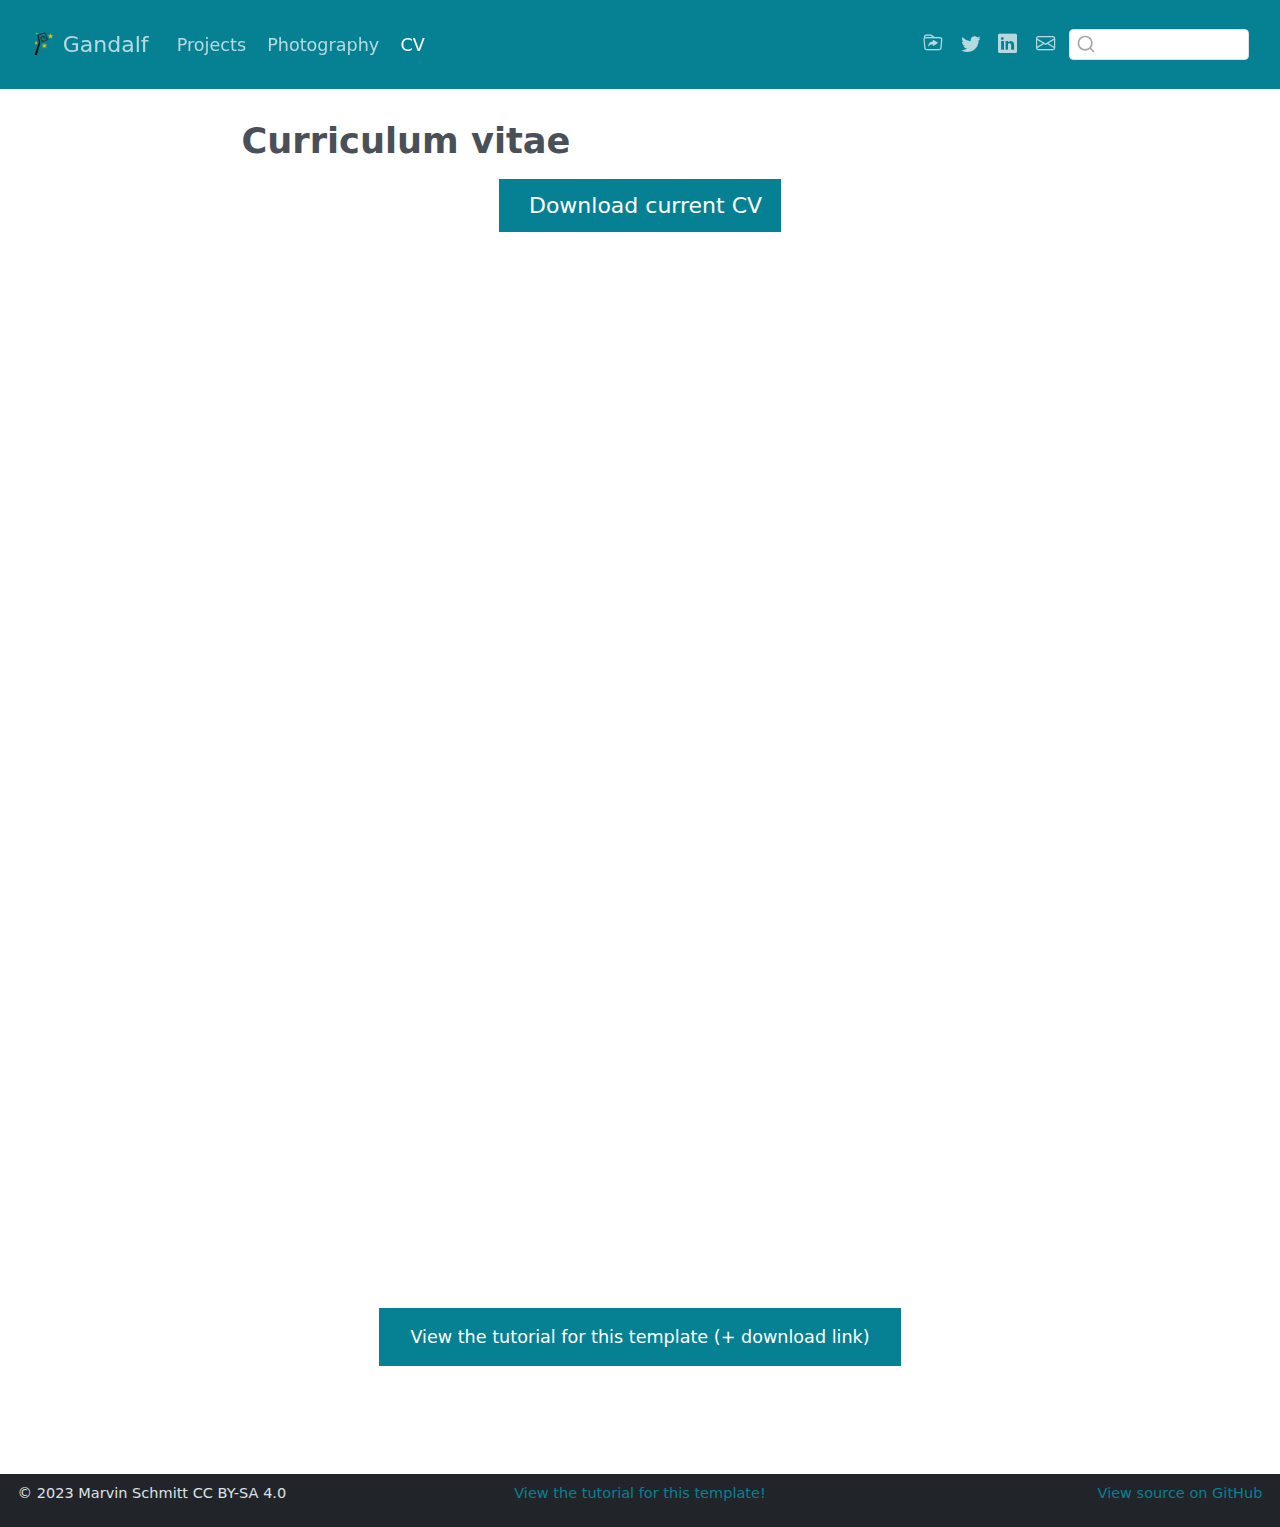
<file: quarto-website/docs/cv/index.html>
<!DOCTYPE html>
<html xmlns="http://www.w3.org/1999/xhtml" lang="en" xml:lang="en"><head>

<meta charset="utf-8">
<meta name="generator" content="quarto-1.6.39">

<meta name="viewport" content="width=device-width, initial-scale=1.0, user-scalable=yes">


<title>Curriculum vitae – Gandalf</title>
<style>
code{white-space: pre-wrap;}
span.smallcaps{font-variant: small-caps;}
div.columns{display: flex; gap: min(4vw, 1.5em);}
div.column{flex: auto; overflow-x: auto;}
div.hanging-indent{margin-left: 1.5em; text-indent: -1.5em;}
ul.task-list{list-style: none;}
ul.task-list li input[type="checkbox"] {
  width: 0.8em;
  margin: 0 0.8em 0.2em -1em; /* quarto-specific, see https://github.com/quarto-dev/quarto-cli/issues/4556 */ 
  vertical-align: middle;
}
</style>


<script src="../site_libs/quarto-nav/quarto-nav.js"></script>
<script src="../site_libs/clipboard/clipboard.min.js"></script>
<script src="../site_libs/quarto-search/autocomplete.umd.js"></script>
<script src="../site_libs/quarto-search/fuse.min.js"></script>
<script src="../site_libs/quarto-search/quarto-search.js"></script>
<meta name="quarto:offset" content="../">
<link href="../img/favicon.png" rel="icon" type="image/png">
<script src="../site_libs/quarto-html/quarto.js"></script>
<script src="../site_libs/quarto-html/popper.min.js"></script>
<script src="../site_libs/quarto-html/tippy.umd.min.js"></script>
<script src="../site_libs/quarto-html/anchor.min.js"></script>
<link href="../site_libs/quarto-html/tippy.css" rel="stylesheet">
<link href="../site_libs/quarto-html/quarto-syntax-highlighting-e26003cea8cd680ca0c55a263523d882.css" rel="stylesheet" id="quarto-text-highlighting-styles">
<script src="../site_libs/bootstrap/bootstrap.min.js"></script>
<link href="../site_libs/bootstrap/bootstrap-icons.css" rel="stylesheet">
<link href="../site_libs/bootstrap/bootstrap-d36d7829ac4346068d5c96676f13f828.min.css" rel="stylesheet" append-hash="true" id="quarto-bootstrap" data-mode="light">
<script id="quarto-search-options" type="application/json">{
  "location": "navbar",
  "copy-button": false,
  "collapse-after": 3,
  "panel-placement": "end",
  "type": "textbox",
  "limit": 50,
  "keyboard-shortcut": [
    "f",
    "/",
    "s"
  ],
  "language": {
    "search-no-results-text": "No results",
    "search-matching-documents-text": "matching documents",
    "search-copy-link-title": "Copy link to search",
    "search-hide-matches-text": "Hide additional matches",
    "search-more-match-text": "more match in this document",
    "search-more-matches-text": "more matches in this document",
    "search-clear-button-title": "Clear",
    "search-text-placeholder": "",
    "search-detached-cancel-button-title": "Cancel",
    "search-submit-button-title": "Submit",
    "search-label": "Search"
  }
}</script>


</head>

<body class="nav-fixed fullcontent">

<div id="quarto-search-results"></div>
  <header id="quarto-header" class="headroom fixed-top">
    <nav class="navbar navbar-expand-lg " data-bs-theme="dark">
      <div class="navbar-container container-fluid">
      <div class="navbar-brand-container mx-auto">
    <a href="../index.html" class="navbar-brand navbar-brand-logo">
    <img src="../img/logo.png" alt="" class="navbar-logo">
    </a>
    <a class="navbar-brand" href="../index.html">
    <span class="navbar-title">Gandalf</span>
    </a>
  </div>
            <div id="quarto-search" class="" title="Search"></div>
          <button class="navbar-toggler" type="button" data-bs-toggle="collapse" data-bs-target="#navbarCollapse" aria-controls="navbarCollapse" role="menu" aria-expanded="false" aria-label="Toggle navigation" onclick="if (window.quartoToggleHeadroom) { window.quartoToggleHeadroom(); }">
  <span class="navbar-toggler-icon"></span>
</button>
          <div class="collapse navbar-collapse" id="navbarCollapse">
            <ul class="navbar-nav navbar-nav-scroll me-auto">
  <li class="nav-item">
    <a class="nav-link" href="../projects/index.html"> 
<span class="menu-text">Projects</span></a>
  </li>  
  <li class="nav-item">
    <a class="nav-link" href="../photography/index.html"> 
<span class="menu-text">Photography</span></a>
  </li>  
  <li class="nav-item">
    <a class="nav-link active" href="../cv/index.html" aria-current="page"> 
<span class="menu-text">CV</span></a>
  </li>  
</ul>
            <ul class="navbar-nav navbar-nav-scroll ms-auto">
  <li class="nav-item compact">
    <a class="nav-link" href="https://www.marvinschmitt.com/blog/website-tutorial-quarto/"> <i class="bi bi-folder-symlink" role="img">
</i> 
<span class="menu-text"></span></a>
  </li>  
  <li class="nav-item compact">
    <a class="nav-link" href="https://twitter.com/MarvinSchmittML"> <i class="bi bi-twitter" role="img">
</i> 
<span class="menu-text"></span></a>
  </li>  
  <li class="nav-item compact">
    <a class="nav-link" href="https://www.linkedin.com/in/marvin-schmitt-a85b321a2/"> <i class="bi bi-linkedin" role="img">
</i> 
<span class="menu-text"></span></a>
  </li>  
  <li class="nav-item compact">
    <a class="nav-link" href="mailto:mail.marvinschmitt@gmail.com"> <i class="bi bi-envelope" role="img" aria-label="email">
</i> 
<span class="menu-text"></span></a>
  </li>  
</ul>
          </div> <!-- /navcollapse -->
            <div class="quarto-navbar-tools">
</div>
      </div> <!-- /container-fluid -->
    </nav>
</header>
<!-- content -->
<div id="quarto-content" class="quarto-container page-columns page-rows-contents page-layout-article page-navbar">
<!-- sidebar -->
<!-- margin-sidebar -->
    
<!-- main -->
<main class="content" id="quarto-document-content">

<header id="title-block-header" class="quarto-title-block default">
<div class="quarto-title">
<h1 class="title">Curriculum vitae</h1>
</div>



<div class="quarto-title-meta">

    
  
    
  </div>
  


</header>


<div class="cell">
<style type="text/css">
.embed-container {
    position: relative;
    padding-bottom: 129%;
    height: 0;
    overflow: hidden;
    max-width: 100%;
}
.embed-container iframe,
.embed-container object,
.embed-container embed {
    position: absolute;
    top: 0;
    left: 0;
    width: 100%;
    height: 100%;
}
</style>
</div>
<p class="text-center">
  <a class="btn btn-primary btn-lg cv-download" href="cv.pdf" target="_blank">
    <i class="fa-solid fa-file-arrow-down"></i> Download current CV
  </a>
</p>
<div class="embed-container">
  <iframe src="cv.pdf#toolbar=0" style="border: 0.5px;width: 100%;"></iframe>
</div>
<div style="margin: 30px; text-align: center;">
<a class="btn btn-primary" href="https://www.marvinschmitt.com/blog/website-tutorial-quarto/" role="button" target="_blank" style="padding: 15px 30px;">View the tutorial for this template (+ download link)</a>
</div>



</main> <!-- /main -->
<script id="quarto-html-after-body" type="application/javascript">
window.document.addEventListener("DOMContentLoaded", function (event) {
  const toggleBodyColorMode = (bsSheetEl) => {
    const mode = bsSheetEl.getAttribute("data-mode");
    const bodyEl = window.document.querySelector("body");
    if (mode === "dark") {
      bodyEl.classList.add("quarto-dark");
      bodyEl.classList.remove("quarto-light");
    } else {
      bodyEl.classList.add("quarto-light");
      bodyEl.classList.remove("quarto-dark");
    }
  }
  const toggleBodyColorPrimary = () => {
    const bsSheetEl = window.document.querySelector("link#quarto-bootstrap");
    if (bsSheetEl) {
      toggleBodyColorMode(bsSheetEl);
    }
  }
  toggleBodyColorPrimary();  
  const icon = "";
  const anchorJS = new window.AnchorJS();
  anchorJS.options = {
    placement: 'right',
    icon: icon
  };
  anchorJS.add('.anchored');
  const isCodeAnnotation = (el) => {
    for (const clz of el.classList) {
      if (clz.startsWith('code-annotation-')) {                     
        return true;
      }
    }
    return false;
  }
  const onCopySuccess = function(e) {
    // button target
    const button = e.trigger;
    // don't keep focus
    button.blur();
    // flash "checked"
    button.classList.add('code-copy-button-checked');
    var currentTitle = button.getAttribute("title");
    button.setAttribute("title", "Copied!");
    let tooltip;
    if (window.bootstrap) {
      button.setAttribute("data-bs-toggle", "tooltip");
      button.setAttribute("data-bs-placement", "left");
      button.setAttribute("data-bs-title", "Copied!");
      tooltip = new bootstrap.Tooltip(button, 
        { trigger: "manual", 
          customClass: "code-copy-button-tooltip",
          offset: [0, -8]});
      tooltip.show();    
    }
    setTimeout(function() {
      if (tooltip) {
        tooltip.hide();
        button.removeAttribute("data-bs-title");
        button.removeAttribute("data-bs-toggle");
        button.removeAttribute("data-bs-placement");
      }
      button.setAttribute("title", currentTitle);
      button.classList.remove('code-copy-button-checked');
    }, 1000);
    // clear code selection
    e.clearSelection();
  }
  const getTextToCopy = function(trigger) {
      const codeEl = trigger.previousElementSibling.cloneNode(true);
      for (const childEl of codeEl.children) {
        if (isCodeAnnotation(childEl)) {
          childEl.remove();
        }
      }
      return codeEl.innerText;
  }
  const clipboard = new window.ClipboardJS('.code-copy-button:not([data-in-quarto-modal])', {
    text: getTextToCopy
  });
  clipboard.on('success', onCopySuccess);
  if (window.document.getElementById('quarto-embedded-source-code-modal')) {
    const clipboardModal = new window.ClipboardJS('.code-copy-button[data-in-quarto-modal]', {
      text: getTextToCopy,
      container: window.document.getElementById('quarto-embedded-source-code-modal')
    });
    clipboardModal.on('success', onCopySuccess);
  }
    var localhostRegex = new RegExp(/^(?:http|https):\/\/localhost\:?[0-9]*\//);
    var mailtoRegex = new RegExp(/^mailto:/);
      var filterRegex = new RegExp('/' + window.location.host + '/');
    var isInternal = (href) => {
        return filterRegex.test(href) || localhostRegex.test(href) || mailtoRegex.test(href);
    }
    // Inspect non-navigation links and adorn them if external
 	var links = window.document.querySelectorAll('a[href]:not(.nav-link):not(.navbar-brand):not(.toc-action):not(.sidebar-link):not(.sidebar-item-toggle):not(.pagination-link):not(.no-external):not([aria-hidden]):not(.dropdown-item):not(.quarto-navigation-tool):not(.about-link)');
    for (var i=0; i<links.length; i++) {
      const link = links[i];
      if (!isInternal(link.href)) {
        // undo the damage that might have been done by quarto-nav.js in the case of
        // links that we want to consider external
        if (link.dataset.originalHref !== undefined) {
          link.href = link.dataset.originalHref;
        }
      }
    }
  function tippyHover(el, contentFn, onTriggerFn, onUntriggerFn) {
    const config = {
      allowHTML: true,
      maxWidth: 500,
      delay: 100,
      arrow: false,
      appendTo: function(el) {
          return el.parentElement;
      },
      interactive: true,
      interactiveBorder: 10,
      theme: 'quarto',
      placement: 'bottom-start',
    };
    if (contentFn) {
      config.content = contentFn;
    }
    if (onTriggerFn) {
      config.onTrigger = onTriggerFn;
    }
    if (onUntriggerFn) {
      config.onUntrigger = onUntriggerFn;
    }
    window.tippy(el, config); 
  }
  const noterefs = window.document.querySelectorAll('a[role="doc-noteref"]');
  for (var i=0; i<noterefs.length; i++) {
    const ref = noterefs[i];
    tippyHover(ref, function() {
      // use id or data attribute instead here
      let href = ref.getAttribute('data-footnote-href') || ref.getAttribute('href');
      try { href = new URL(href).hash; } catch {}
      const id = href.replace(/^#\/?/, "");
      const note = window.document.getElementById(id);
      if (note) {
        return note.innerHTML;
      } else {
        return "";
      }
    });
  }
  const xrefs = window.document.querySelectorAll('a.quarto-xref');
  const processXRef = (id, note) => {
    // Strip column container classes
    const stripColumnClz = (el) => {
      el.classList.remove("page-full", "page-columns");
      if (el.children) {
        for (const child of el.children) {
          stripColumnClz(child);
        }
      }
    }
    stripColumnClz(note)
    if (id === null || id.startsWith('sec-')) {
      // Special case sections, only their first couple elements
      const container = document.createElement("div");
      if (note.children && note.children.length > 2) {
        container.appendChild(note.children[0].cloneNode(true));
        for (let i = 1; i < note.children.length; i++) {
          const child = note.children[i];
          if (child.tagName === "P" && child.innerText === "") {
            continue;
          } else {
            container.appendChild(child.cloneNode(true));
            break;
          }
        }
        if (window.Quarto?.typesetMath) {
          window.Quarto.typesetMath(container);
        }
        return container.innerHTML
      } else {
        if (window.Quarto?.typesetMath) {
          window.Quarto.typesetMath(note);
        }
        return note.innerHTML;
      }
    } else {
      // Remove any anchor links if they are present
      const anchorLink = note.querySelector('a.anchorjs-link');
      if (anchorLink) {
        anchorLink.remove();
      }
      if (window.Quarto?.typesetMath) {
        window.Quarto.typesetMath(note);
      }
      if (note.classList.contains("callout")) {
        return note.outerHTML;
      } else {
        return note.innerHTML;
      }
    }
  }
  for (var i=0; i<xrefs.length; i++) {
    const xref = xrefs[i];
    tippyHover(xref, undefined, function(instance) {
      instance.disable();
      let url = xref.getAttribute('href');
      let hash = undefined; 
      if (url.startsWith('#')) {
        hash = url;
      } else {
        try { hash = new URL(url).hash; } catch {}
      }
      if (hash) {
        const id = hash.replace(/^#\/?/, "");
        const note = window.document.getElementById(id);
        if (note !== null) {
          try {
            const html = processXRef(id, note.cloneNode(true));
            instance.setContent(html);
          } finally {
            instance.enable();
            instance.show();
          }
        } else {
          // See if we can fetch this
          fetch(url.split('#')[0])
          .then(res => res.text())
          .then(html => {
            const parser = new DOMParser();
            const htmlDoc = parser.parseFromString(html, "text/html");
            const note = htmlDoc.getElementById(id);
            if (note !== null) {
              const html = processXRef(id, note);
              instance.setContent(html);
            } 
          }).finally(() => {
            instance.enable();
            instance.show();
          });
        }
      } else {
        // See if we can fetch a full url (with no hash to target)
        // This is a special case and we should probably do some content thinning / targeting
        fetch(url)
        .then(res => res.text())
        .then(html => {
          const parser = new DOMParser();
          const htmlDoc = parser.parseFromString(html, "text/html");
          const note = htmlDoc.querySelector('main.content');
          if (note !== null) {
            // This should only happen for chapter cross references
            // (since there is no id in the URL)
            // remove the first header
            if (note.children.length > 0 && note.children[0].tagName === "HEADER") {
              note.children[0].remove();
            }
            const html = processXRef(null, note);
            instance.setContent(html);
          } 
        }).finally(() => {
          instance.enable();
          instance.show();
        });
      }
    }, function(instance) {
    });
  }
      let selectedAnnoteEl;
      const selectorForAnnotation = ( cell, annotation) => {
        let cellAttr = 'data-code-cell="' + cell + '"';
        let lineAttr = 'data-code-annotation="' +  annotation + '"';
        const selector = 'span[' + cellAttr + '][' + lineAttr + ']';
        return selector;
      }
      const selectCodeLines = (annoteEl) => {
        const doc = window.document;
        const targetCell = annoteEl.getAttribute("data-target-cell");
        const targetAnnotation = annoteEl.getAttribute("data-target-annotation");
        const annoteSpan = window.document.querySelector(selectorForAnnotation(targetCell, targetAnnotation));
        const lines = annoteSpan.getAttribute("data-code-lines").split(",");
        const lineIds = lines.map((line) => {
          return targetCell + "-" + line;
        })
        let top = null;
        let height = null;
        let parent = null;
        if (lineIds.length > 0) {
            //compute the position of the single el (top and bottom and make a div)
            const el = window.document.getElementById(lineIds[0]);
            top = el.offsetTop;
            height = el.offsetHeight;
            parent = el.parentElement.parentElement;
          if (lineIds.length > 1) {
            const lastEl = window.document.getElementById(lineIds[lineIds.length - 1]);
            const bottom = lastEl.offsetTop + lastEl.offsetHeight;
            height = bottom - top;
          }
          if (top !== null && height !== null && parent !== null) {
            // cook up a div (if necessary) and position it 
            let div = window.document.getElementById("code-annotation-line-highlight");
            if (div === null) {
              div = window.document.createElement("div");
              div.setAttribute("id", "code-annotation-line-highlight");
              div.style.position = 'absolute';
              parent.appendChild(div);
            }
            div.style.top = top - 2 + "px";
            div.style.height = height + 4 + "px";
            div.style.left = 0;
            let gutterDiv = window.document.getElementById("code-annotation-line-highlight-gutter");
            if (gutterDiv === null) {
              gutterDiv = window.document.createElement("div");
              gutterDiv.setAttribute("id", "code-annotation-line-highlight-gutter");
              gutterDiv.style.position = 'absolute';
              const codeCell = window.document.getElementById(targetCell);
              const gutter = codeCell.querySelector('.code-annotation-gutter');
              gutter.appendChild(gutterDiv);
            }
            gutterDiv.style.top = top - 2 + "px";
            gutterDiv.style.height = height + 4 + "px";
          }
          selectedAnnoteEl = annoteEl;
        }
      };
      const unselectCodeLines = () => {
        const elementsIds = ["code-annotation-line-highlight", "code-annotation-line-highlight-gutter"];
        elementsIds.forEach((elId) => {
          const div = window.document.getElementById(elId);
          if (div) {
            div.remove();
          }
        });
        selectedAnnoteEl = undefined;
      };
        // Handle positioning of the toggle
    window.addEventListener(
      "resize",
      throttle(() => {
        elRect = undefined;
        if (selectedAnnoteEl) {
          selectCodeLines(selectedAnnoteEl);
        }
      }, 10)
    );
    function throttle(fn, ms) {
    let throttle = false;
    let timer;
      return (...args) => {
        if(!throttle) { // first call gets through
            fn.apply(this, args);
            throttle = true;
        } else { // all the others get throttled
            if(timer) clearTimeout(timer); // cancel #2
            timer = setTimeout(() => {
              fn.apply(this, args);
              timer = throttle = false;
            }, ms);
        }
      };
    }
      // Attach click handler to the DT
      const annoteDls = window.document.querySelectorAll('dt[data-target-cell]');
      for (const annoteDlNode of annoteDls) {
        annoteDlNode.addEventListener('click', (event) => {
          const clickedEl = event.target;
          if (clickedEl !== selectedAnnoteEl) {
            unselectCodeLines();
            const activeEl = window.document.querySelector('dt[data-target-cell].code-annotation-active');
            if (activeEl) {
              activeEl.classList.remove('code-annotation-active');
            }
            selectCodeLines(clickedEl);
            clickedEl.classList.add('code-annotation-active');
          } else {
            // Unselect the line
            unselectCodeLines();
            clickedEl.classList.remove('code-annotation-active');
          }
        });
      }
  const findCites = (el) => {
    const parentEl = el.parentElement;
    if (parentEl) {
      const cites = parentEl.dataset.cites;
      if (cites) {
        return {
          el,
          cites: cites.split(' ')
        };
      } else {
        return findCites(el.parentElement)
      }
    } else {
      return undefined;
    }
  };
  var bibliorefs = window.document.querySelectorAll('a[role="doc-biblioref"]');
  for (var i=0; i<bibliorefs.length; i++) {
    const ref = bibliorefs[i];
    const citeInfo = findCites(ref);
    if (citeInfo) {
      tippyHover(citeInfo.el, function() {
        var popup = window.document.createElement('div');
        citeInfo.cites.forEach(function(cite) {
          var citeDiv = window.document.createElement('div');
          citeDiv.classList.add('hanging-indent');
          citeDiv.classList.add('csl-entry');
          var biblioDiv = window.document.getElementById('ref-' + cite);
          if (biblioDiv) {
            citeDiv.innerHTML = biblioDiv.innerHTML;
          }
          popup.appendChild(citeDiv);
        });
        return popup.innerHTML;
      });
    }
  }
});
</script>
</div> <!-- /content -->
<footer class="footer">
  <div class="nav-footer">
    <div class="nav-footer-left">
<p><span class="faux-block">© 2023 Marvin Schmitt CC BY-SA 4.0</span></p>
</div>   
    <div class="nav-footer-center">
<p><span class="faux-block"><a href="https://www.marvinschmitt.com/blog/website-tutorial-quarto/">View the tutorial for this template!</a></span></p>
</div>
    <div class="nav-footer-right">
<p><span class="faux-block"><a href="https://github.com/marvinschmitt/quarto-website-template/">View source on GitHub</a></span></p>
</div>
  </div>
</footer>




</body></html>
</file>
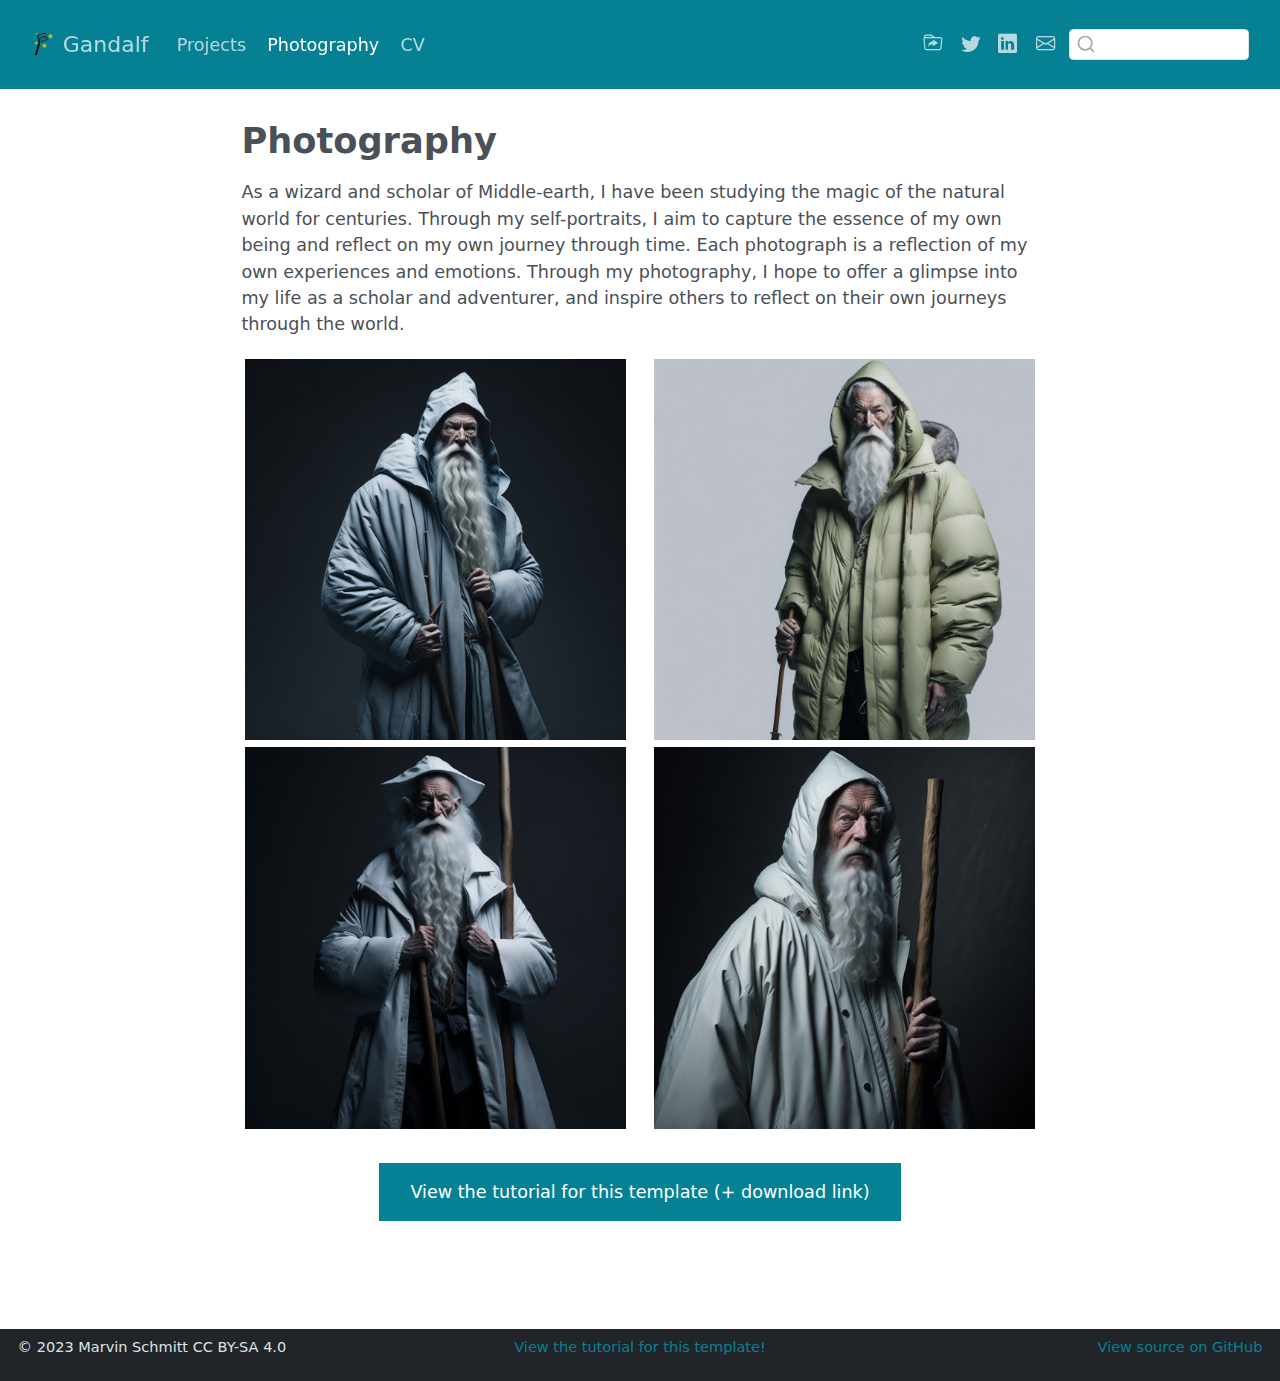
<file: quarto-website/docs/photography/index.html>
<!DOCTYPE html>
<html xmlns="http://www.w3.org/1999/xhtml" lang="en" xml:lang="en"><head>

<meta charset="utf-8">
<meta name="generator" content="quarto-1.6.39">

<meta name="viewport" content="width=device-width, initial-scale=1.0, user-scalable=yes">


<title>Photography – Gandalf</title>
<style>
code{white-space: pre-wrap;}
span.smallcaps{font-variant: small-caps;}
div.columns{display: flex; gap: min(4vw, 1.5em);}
div.column{flex: auto; overflow-x: auto;}
div.hanging-indent{margin-left: 1.5em; text-indent: -1.5em;}
ul.task-list{list-style: none;}
ul.task-list li input[type="checkbox"] {
  width: 0.8em;
  margin: 0 0.8em 0.2em -1em; /* quarto-specific, see https://github.com/quarto-dev/quarto-cli/issues/4556 */ 
  vertical-align: middle;
}
</style>


<script src="../site_libs/quarto-nav/quarto-nav.js"></script>
<script src="../site_libs/clipboard/clipboard.min.js"></script>
<script src="../site_libs/quarto-search/autocomplete.umd.js"></script>
<script src="../site_libs/quarto-search/fuse.min.js"></script>
<script src="../site_libs/quarto-search/quarto-search.js"></script>
<meta name="quarto:offset" content="../">
<link href="../img/favicon.png" rel="icon" type="image/png">
<script src="../site_libs/quarto-html/quarto.js"></script>
<script src="../site_libs/quarto-html/popper.min.js"></script>
<script src="../site_libs/quarto-html/tippy.umd.min.js"></script>
<script src="../site_libs/quarto-html/anchor.min.js"></script>
<link href="../site_libs/quarto-html/tippy.css" rel="stylesheet">
<link href="../site_libs/quarto-html/quarto-syntax-highlighting-e26003cea8cd680ca0c55a263523d882.css" rel="stylesheet" id="quarto-text-highlighting-styles">
<script src="../site_libs/bootstrap/bootstrap.min.js"></script>
<link href="../site_libs/bootstrap/bootstrap-icons.css" rel="stylesheet">
<link href="../site_libs/bootstrap/bootstrap-d36d7829ac4346068d5c96676f13f828.min.css" rel="stylesheet" append-hash="true" id="quarto-bootstrap" data-mode="light">
<script id="quarto-search-options" type="application/json">{
  "location": "navbar",
  "copy-button": false,
  "collapse-after": 3,
  "panel-placement": "end",
  "type": "textbox",
  "limit": 50,
  "keyboard-shortcut": [
    "f",
    "/",
    "s"
  ],
  "language": {
    "search-no-results-text": "No results",
    "search-matching-documents-text": "matching documents",
    "search-copy-link-title": "Copy link to search",
    "search-hide-matches-text": "Hide additional matches",
    "search-more-match-text": "more match in this document",
    "search-more-matches-text": "more matches in this document",
    "search-clear-button-title": "Clear",
    "search-text-placeholder": "",
    "search-detached-cancel-button-title": "Cancel",
    "search-submit-button-title": "Submit",
    "search-label": "Search"
  }
}</script>


</head>

<body class="nav-fixed fullcontent">

<div id="quarto-search-results"></div>
  <header id="quarto-header" class="headroom fixed-top">
    <nav class="navbar navbar-expand-lg " data-bs-theme="dark">
      <div class="navbar-container container-fluid">
      <div class="navbar-brand-container mx-auto">
    <a href="../index.html" class="navbar-brand navbar-brand-logo">
    <img src="../img/logo.png" alt="" class="navbar-logo">
    </a>
    <a class="navbar-brand" href="../index.html">
    <span class="navbar-title">Gandalf</span>
    </a>
  </div>
            <div id="quarto-search" class="" title="Search"></div>
          <button class="navbar-toggler" type="button" data-bs-toggle="collapse" data-bs-target="#navbarCollapse" aria-controls="navbarCollapse" role="menu" aria-expanded="false" aria-label="Toggle navigation" onclick="if (window.quartoToggleHeadroom) { window.quartoToggleHeadroom(); }">
  <span class="navbar-toggler-icon"></span>
</button>
          <div class="collapse navbar-collapse" id="navbarCollapse">
            <ul class="navbar-nav navbar-nav-scroll me-auto">
  <li class="nav-item">
    <a class="nav-link" href="../projects/index.html"> 
<span class="menu-text">Projects</span></a>
  </li>  
  <li class="nav-item">
    <a class="nav-link active" href="../photography/index.html" aria-current="page"> 
<span class="menu-text">Photography</span></a>
  </li>  
  <li class="nav-item">
    <a class="nav-link" href="../cv/index.html"> 
<span class="menu-text">CV</span></a>
  </li>  
</ul>
            <ul class="navbar-nav navbar-nav-scroll ms-auto">
  <li class="nav-item compact">
    <a class="nav-link" href="https://www.marvinschmitt.com/blog/website-tutorial-quarto/"> <i class="bi bi-folder-symlink" role="img">
</i> 
<span class="menu-text"></span></a>
  </li>  
  <li class="nav-item compact">
    <a class="nav-link" href="https://twitter.com/MarvinSchmittML"> <i class="bi bi-twitter" role="img">
</i> 
<span class="menu-text"></span></a>
  </li>  
  <li class="nav-item compact">
    <a class="nav-link" href="https://www.linkedin.com/in/marvin-schmitt-a85b321a2/"> <i class="bi bi-linkedin" role="img">
</i> 
<span class="menu-text"></span></a>
  </li>  
  <li class="nav-item compact">
    <a class="nav-link" href="mailto:mail.marvinschmitt@gmail.com"> <i class="bi bi-envelope" role="img" aria-label="email">
</i> 
<span class="menu-text"></span></a>
  </li>  
</ul>
          </div> <!-- /navcollapse -->
            <div class="quarto-navbar-tools">
</div>
      </div> <!-- /container-fluid -->
    </nav>
</header>
<!-- content -->
<div id="quarto-content" class="quarto-container page-columns page-rows-contents page-layout-article page-navbar">
<!-- sidebar -->
<!-- margin-sidebar -->
    
<!-- main -->
<main class="content" id="quarto-document-content">

<header id="title-block-header" class="quarto-title-block default">
<div class="quarto-title">
<h1 class="title">Photography</h1>
</div>



<div class="quarto-title-meta">

    
  
    
  </div>
  


</header>


<p>As a wizard and scholar of Middle-earth, I have been studying the magic of the natural world for centuries. Through my self-portraits, I aim to capture the essence of my own being and reflect on my own journey through time. Each photograph is a reflection of my own experiences and emotions. Through my photography, I hope to offer a glimpse into my life as a scholar and adventurer, and inspire others to reflect on their own journeys through the world.</p>
<div>

</div>
<div class="quarto-layout-panel" data-layout-ncol="2">
<div class="quarto-layout-row">
<div class="quarto-layout-cell" style="flex-basis: 50.0%;justify-content: center;">
<p><img src="gandalf_image_1.jpg" class="img-fluid"></p>
</div>
<div class="quarto-layout-cell" style="flex-basis: 50.0%;justify-content: center;">
<p><img src="gandalf_image_2.jpg" class="img-fluid"></p>
</div>
</div>
<div class="quarto-layout-row">
<div class="quarto-layout-cell" style="flex-basis: 50.0%;justify-content: center;">
<p><img src="gandalf_image_3.jpg" class="img-fluid"></p>
</div>
<div class="quarto-layout-cell" style="flex-basis: 50.0%;justify-content: center;">
<p><img src="gandalf_image_4.jpg" class="img-fluid"></p>
</div>
</div>
</div>
<div style="margin: 30px; text-align: center;">
<a class="btn btn-primary" href="https://www.marvinschmitt.com/blog/website-tutorial-quarto/" role="button" target="_blank" style="padding: 15px 30px;">View the tutorial for this template (+ download link)</a>
</div>



</main> <!-- /main -->
<script id="quarto-html-after-body" type="application/javascript">
window.document.addEventListener("DOMContentLoaded", function (event) {
  const toggleBodyColorMode = (bsSheetEl) => {
    const mode = bsSheetEl.getAttribute("data-mode");
    const bodyEl = window.document.querySelector("body");
    if (mode === "dark") {
      bodyEl.classList.add("quarto-dark");
      bodyEl.classList.remove("quarto-light");
    } else {
      bodyEl.classList.add("quarto-light");
      bodyEl.classList.remove("quarto-dark");
    }
  }
  const toggleBodyColorPrimary = () => {
    const bsSheetEl = window.document.querySelector("link#quarto-bootstrap");
    if (bsSheetEl) {
      toggleBodyColorMode(bsSheetEl);
    }
  }
  toggleBodyColorPrimary();  
  const icon = "";
  const anchorJS = new window.AnchorJS();
  anchorJS.options = {
    placement: 'right',
    icon: icon
  };
  anchorJS.add('.anchored');
  const isCodeAnnotation = (el) => {
    for (const clz of el.classList) {
      if (clz.startsWith('code-annotation-')) {                     
        return true;
      }
    }
    return false;
  }
  const onCopySuccess = function(e) {
    // button target
    const button = e.trigger;
    // don't keep focus
    button.blur();
    // flash "checked"
    button.classList.add('code-copy-button-checked');
    var currentTitle = button.getAttribute("title");
    button.setAttribute("title", "Copied!");
    let tooltip;
    if (window.bootstrap) {
      button.setAttribute("data-bs-toggle", "tooltip");
      button.setAttribute("data-bs-placement", "left");
      button.setAttribute("data-bs-title", "Copied!");
      tooltip = new bootstrap.Tooltip(button, 
        { trigger: "manual", 
          customClass: "code-copy-button-tooltip",
          offset: [0, -8]});
      tooltip.show();    
    }
    setTimeout(function() {
      if (tooltip) {
        tooltip.hide();
        button.removeAttribute("data-bs-title");
        button.removeAttribute("data-bs-toggle");
        button.removeAttribute("data-bs-placement");
      }
      button.setAttribute("title", currentTitle);
      button.classList.remove('code-copy-button-checked');
    }, 1000);
    // clear code selection
    e.clearSelection();
  }
  const getTextToCopy = function(trigger) {
      const codeEl = trigger.previousElementSibling.cloneNode(true);
      for (const childEl of codeEl.children) {
        if (isCodeAnnotation(childEl)) {
          childEl.remove();
        }
      }
      return codeEl.innerText;
  }
  const clipboard = new window.ClipboardJS('.code-copy-button:not([data-in-quarto-modal])', {
    text: getTextToCopy
  });
  clipboard.on('success', onCopySuccess);
  if (window.document.getElementById('quarto-embedded-source-code-modal')) {
    const clipboardModal = new window.ClipboardJS('.code-copy-button[data-in-quarto-modal]', {
      text: getTextToCopy,
      container: window.document.getElementById('quarto-embedded-source-code-modal')
    });
    clipboardModal.on('success', onCopySuccess);
  }
    var localhostRegex = new RegExp(/^(?:http|https):\/\/localhost\:?[0-9]*\//);
    var mailtoRegex = new RegExp(/^mailto:/);
      var filterRegex = new RegExp('/' + window.location.host + '/');
    var isInternal = (href) => {
        return filterRegex.test(href) || localhostRegex.test(href) || mailtoRegex.test(href);
    }
    // Inspect non-navigation links and adorn them if external
 	var links = window.document.querySelectorAll('a[href]:not(.nav-link):not(.navbar-brand):not(.toc-action):not(.sidebar-link):not(.sidebar-item-toggle):not(.pagination-link):not(.no-external):not([aria-hidden]):not(.dropdown-item):not(.quarto-navigation-tool):not(.about-link)');
    for (var i=0; i<links.length; i++) {
      const link = links[i];
      if (!isInternal(link.href)) {
        // undo the damage that might have been done by quarto-nav.js in the case of
        // links that we want to consider external
        if (link.dataset.originalHref !== undefined) {
          link.href = link.dataset.originalHref;
        }
      }
    }
  function tippyHover(el, contentFn, onTriggerFn, onUntriggerFn) {
    const config = {
      allowHTML: true,
      maxWidth: 500,
      delay: 100,
      arrow: false,
      appendTo: function(el) {
          return el.parentElement;
      },
      interactive: true,
      interactiveBorder: 10,
      theme: 'quarto',
      placement: 'bottom-start',
    };
    if (contentFn) {
      config.content = contentFn;
    }
    if (onTriggerFn) {
      config.onTrigger = onTriggerFn;
    }
    if (onUntriggerFn) {
      config.onUntrigger = onUntriggerFn;
    }
    window.tippy(el, config); 
  }
  const noterefs = window.document.querySelectorAll('a[role="doc-noteref"]');
  for (var i=0; i<noterefs.length; i++) {
    const ref = noterefs[i];
    tippyHover(ref, function() {
      // use id or data attribute instead here
      let href = ref.getAttribute('data-footnote-href') || ref.getAttribute('href');
      try { href = new URL(href).hash; } catch {}
      const id = href.replace(/^#\/?/, "");
      const note = window.document.getElementById(id);
      if (note) {
        return note.innerHTML;
      } else {
        return "";
      }
    });
  }
  const xrefs = window.document.querySelectorAll('a.quarto-xref');
  const processXRef = (id, note) => {
    // Strip column container classes
    const stripColumnClz = (el) => {
      el.classList.remove("page-full", "page-columns");
      if (el.children) {
        for (const child of el.children) {
          stripColumnClz(child);
        }
      }
    }
    stripColumnClz(note)
    if (id === null || id.startsWith('sec-')) {
      // Special case sections, only their first couple elements
      const container = document.createElement("div");
      if (note.children && note.children.length > 2) {
        container.appendChild(note.children[0].cloneNode(true));
        for (let i = 1; i < note.children.length; i++) {
          const child = note.children[i];
          if (child.tagName === "P" && child.innerText === "") {
            continue;
          } else {
            container.appendChild(child.cloneNode(true));
            break;
          }
        }
        if (window.Quarto?.typesetMath) {
          window.Quarto.typesetMath(container);
        }
        return container.innerHTML
      } else {
        if (window.Quarto?.typesetMath) {
          window.Quarto.typesetMath(note);
        }
        return note.innerHTML;
      }
    } else {
      // Remove any anchor links if they are present
      const anchorLink = note.querySelector('a.anchorjs-link');
      if (anchorLink) {
        anchorLink.remove();
      }
      if (window.Quarto?.typesetMath) {
        window.Quarto.typesetMath(note);
      }
      if (note.classList.contains("callout")) {
        return note.outerHTML;
      } else {
        return note.innerHTML;
      }
    }
  }
  for (var i=0; i<xrefs.length; i++) {
    const xref = xrefs[i];
    tippyHover(xref, undefined, function(instance) {
      instance.disable();
      let url = xref.getAttribute('href');
      let hash = undefined; 
      if (url.startsWith('#')) {
        hash = url;
      } else {
        try { hash = new URL(url).hash; } catch {}
      }
      if (hash) {
        const id = hash.replace(/^#\/?/, "");
        const note = window.document.getElementById(id);
        if (note !== null) {
          try {
            const html = processXRef(id, note.cloneNode(true));
            instance.setContent(html);
          } finally {
            instance.enable();
            instance.show();
          }
        } else {
          // See if we can fetch this
          fetch(url.split('#')[0])
          .then(res => res.text())
          .then(html => {
            const parser = new DOMParser();
            const htmlDoc = parser.parseFromString(html, "text/html");
            const note = htmlDoc.getElementById(id);
            if (note !== null) {
              const html = processXRef(id, note);
              instance.setContent(html);
            } 
          }).finally(() => {
            instance.enable();
            instance.show();
          });
        }
      } else {
        // See if we can fetch a full url (with no hash to target)
        // This is a special case and we should probably do some content thinning / targeting
        fetch(url)
        .then(res => res.text())
        .then(html => {
          const parser = new DOMParser();
          const htmlDoc = parser.parseFromString(html, "text/html");
          const note = htmlDoc.querySelector('main.content');
          if (note !== null) {
            // This should only happen for chapter cross references
            // (since there is no id in the URL)
            // remove the first header
            if (note.children.length > 0 && note.children[0].tagName === "HEADER") {
              note.children[0].remove();
            }
            const html = processXRef(null, note);
            instance.setContent(html);
          } 
        }).finally(() => {
          instance.enable();
          instance.show();
        });
      }
    }, function(instance) {
    });
  }
      let selectedAnnoteEl;
      const selectorForAnnotation = ( cell, annotation) => {
        let cellAttr = 'data-code-cell="' + cell + '"';
        let lineAttr = 'data-code-annotation="' +  annotation + '"';
        const selector = 'span[' + cellAttr + '][' + lineAttr + ']';
        return selector;
      }
      const selectCodeLines = (annoteEl) => {
        const doc = window.document;
        const targetCell = annoteEl.getAttribute("data-target-cell");
        const targetAnnotation = annoteEl.getAttribute("data-target-annotation");
        const annoteSpan = window.document.querySelector(selectorForAnnotation(targetCell, targetAnnotation));
        const lines = annoteSpan.getAttribute("data-code-lines").split(",");
        const lineIds = lines.map((line) => {
          return targetCell + "-" + line;
        })
        let top = null;
        let height = null;
        let parent = null;
        if (lineIds.length > 0) {
            //compute the position of the single el (top and bottom and make a div)
            const el = window.document.getElementById(lineIds[0]);
            top = el.offsetTop;
            height = el.offsetHeight;
            parent = el.parentElement.parentElement;
          if (lineIds.length > 1) {
            const lastEl = window.document.getElementById(lineIds[lineIds.length - 1]);
            const bottom = lastEl.offsetTop + lastEl.offsetHeight;
            height = bottom - top;
          }
          if (top !== null && height !== null && parent !== null) {
            // cook up a div (if necessary) and position it 
            let div = window.document.getElementById("code-annotation-line-highlight");
            if (div === null) {
              div = window.document.createElement("div");
              div.setAttribute("id", "code-annotation-line-highlight");
              div.style.position = 'absolute';
              parent.appendChild(div);
            }
            div.style.top = top - 2 + "px";
            div.style.height = height + 4 + "px";
            div.style.left = 0;
            let gutterDiv = window.document.getElementById("code-annotation-line-highlight-gutter");
            if (gutterDiv === null) {
              gutterDiv = window.document.createElement("div");
              gutterDiv.setAttribute("id", "code-annotation-line-highlight-gutter");
              gutterDiv.style.position = 'absolute';
              const codeCell = window.document.getElementById(targetCell);
              const gutter = codeCell.querySelector('.code-annotation-gutter');
              gutter.appendChild(gutterDiv);
            }
            gutterDiv.style.top = top - 2 + "px";
            gutterDiv.style.height = height + 4 + "px";
          }
          selectedAnnoteEl = annoteEl;
        }
      };
      const unselectCodeLines = () => {
        const elementsIds = ["code-annotation-line-highlight", "code-annotation-line-highlight-gutter"];
        elementsIds.forEach((elId) => {
          const div = window.document.getElementById(elId);
          if (div) {
            div.remove();
          }
        });
        selectedAnnoteEl = undefined;
      };
        // Handle positioning of the toggle
    window.addEventListener(
      "resize",
      throttle(() => {
        elRect = undefined;
        if (selectedAnnoteEl) {
          selectCodeLines(selectedAnnoteEl);
        }
      }, 10)
    );
    function throttle(fn, ms) {
    let throttle = false;
    let timer;
      return (...args) => {
        if(!throttle) { // first call gets through
            fn.apply(this, args);
            throttle = true;
        } else { // all the others get throttled
            if(timer) clearTimeout(timer); // cancel #2
            timer = setTimeout(() => {
              fn.apply(this, args);
              timer = throttle = false;
            }, ms);
        }
      };
    }
      // Attach click handler to the DT
      const annoteDls = window.document.querySelectorAll('dt[data-target-cell]');
      for (const annoteDlNode of annoteDls) {
        annoteDlNode.addEventListener('click', (event) => {
          const clickedEl = event.target;
          if (clickedEl !== selectedAnnoteEl) {
            unselectCodeLines();
            const activeEl = window.document.querySelector('dt[data-target-cell].code-annotation-active');
            if (activeEl) {
              activeEl.classList.remove('code-annotation-active');
            }
            selectCodeLines(clickedEl);
            clickedEl.classList.add('code-annotation-active');
          } else {
            // Unselect the line
            unselectCodeLines();
            clickedEl.classList.remove('code-annotation-active');
          }
        });
      }
  const findCites = (el) => {
    const parentEl = el.parentElement;
    if (parentEl) {
      const cites = parentEl.dataset.cites;
      if (cites) {
        return {
          el,
          cites: cites.split(' ')
        };
      } else {
        return findCites(el.parentElement)
      }
    } else {
      return undefined;
    }
  };
  var bibliorefs = window.document.querySelectorAll('a[role="doc-biblioref"]');
  for (var i=0; i<bibliorefs.length; i++) {
    const ref = bibliorefs[i];
    const citeInfo = findCites(ref);
    if (citeInfo) {
      tippyHover(citeInfo.el, function() {
        var popup = window.document.createElement('div');
        citeInfo.cites.forEach(function(cite) {
          var citeDiv = window.document.createElement('div');
          citeDiv.classList.add('hanging-indent');
          citeDiv.classList.add('csl-entry');
          var biblioDiv = window.document.getElementById('ref-' + cite);
          if (biblioDiv) {
            citeDiv.innerHTML = biblioDiv.innerHTML;
          }
          popup.appendChild(citeDiv);
        });
        return popup.innerHTML;
      });
    }
  }
});
</script>
</div> <!-- /content -->
<footer class="footer">
  <div class="nav-footer">
    <div class="nav-footer-left">
<p><span class="faux-block">© 2023 Marvin Schmitt CC BY-SA 4.0</span></p>
</div>   
    <div class="nav-footer-center">
<p><span class="faux-block"><a href="https://www.marvinschmitt.com/blog/website-tutorial-quarto/">View the tutorial for this template!</a></span></p>
</div>
    <div class="nav-footer-right">
<p><span class="faux-block"><a href="https://github.com/marvinschmitt/quarto-website-template/">View source on GitHub</a></span></p>
</div>
  </div>
</footer>




</body></html>
</file>
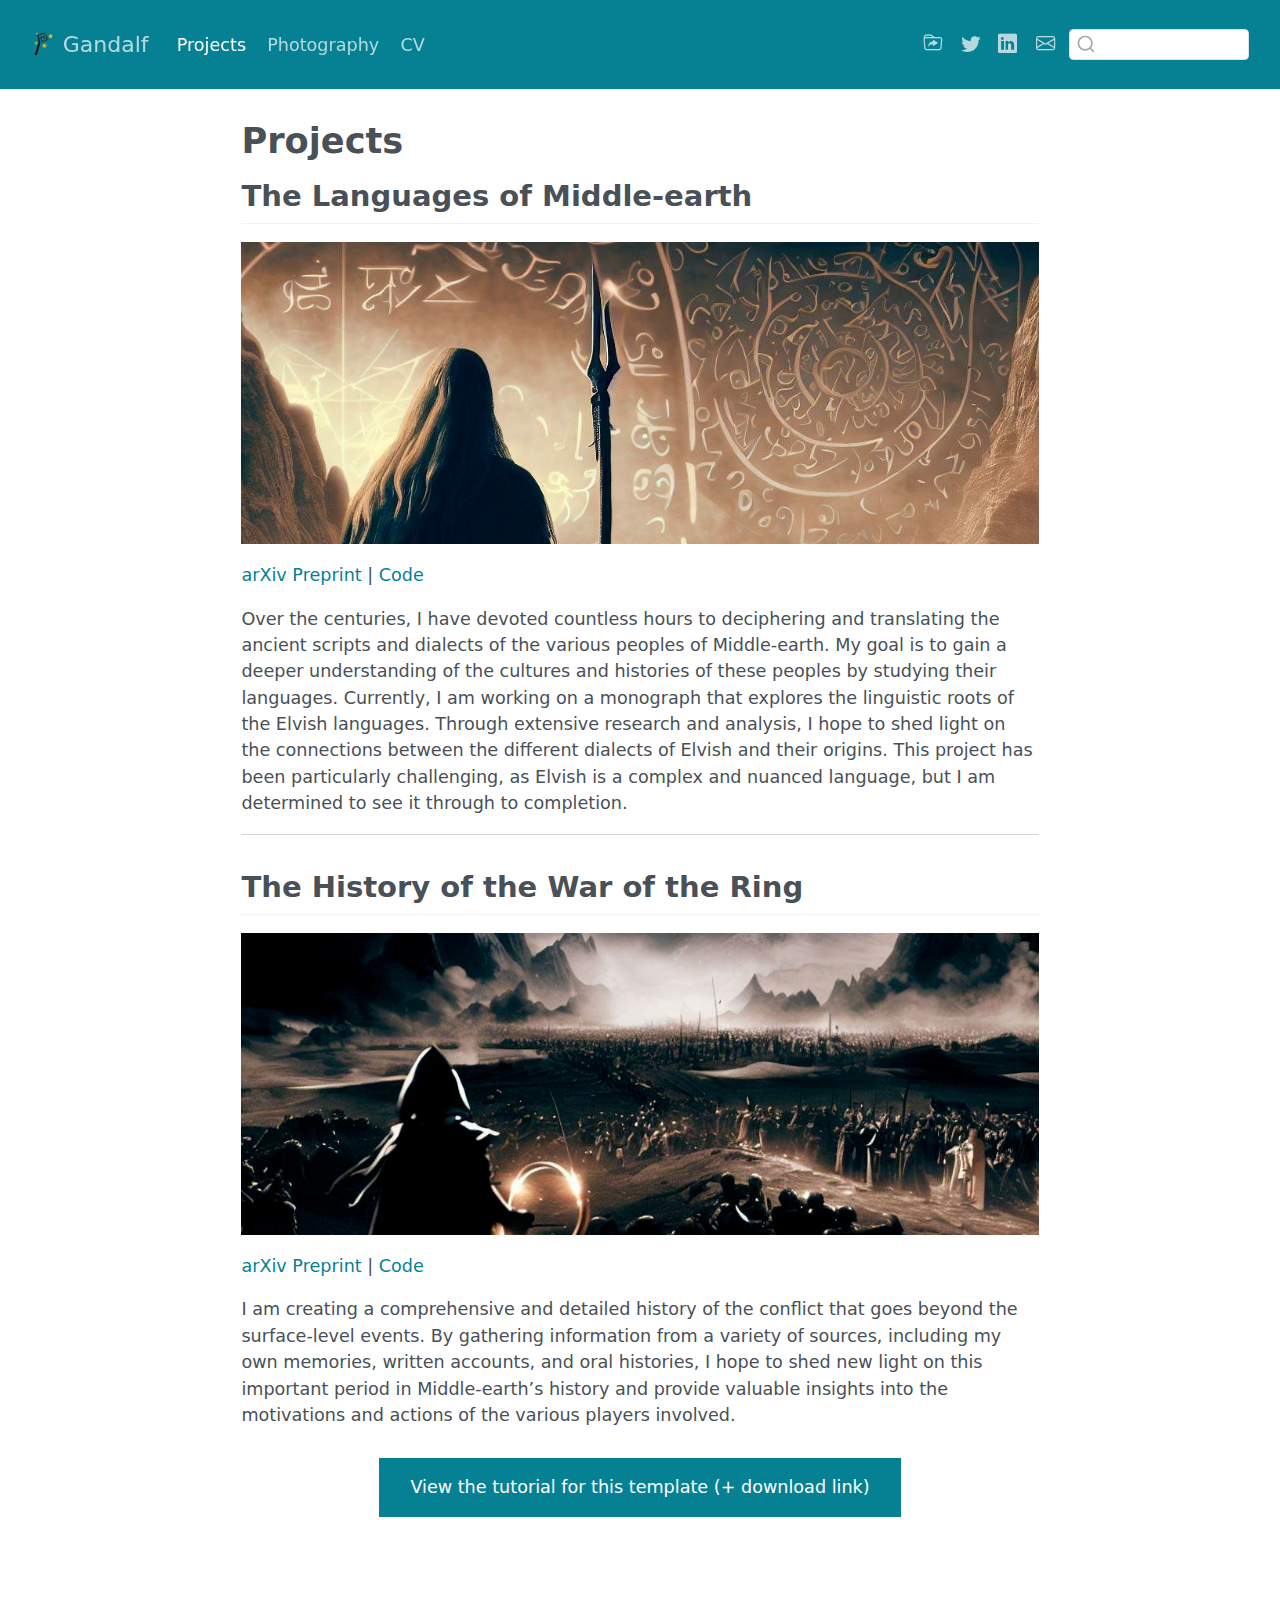
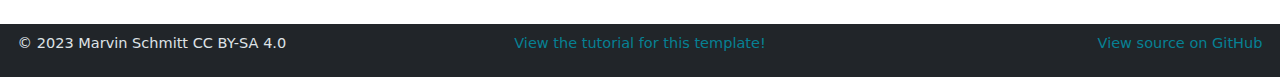
<file: quarto-website/docs/projects/index.html>
<!DOCTYPE html>
<html xmlns="http://www.w3.org/1999/xhtml" lang="en" xml:lang="en"><head>

<meta charset="utf-8">
<meta name="generator" content="quarto-1.6.39">

<meta name="viewport" content="width=device-width, initial-scale=1.0, user-scalable=yes">


<title>Projects – Gandalf</title>
<style>
code{white-space: pre-wrap;}
span.smallcaps{font-variant: small-caps;}
div.columns{display: flex; gap: min(4vw, 1.5em);}
div.column{flex: auto; overflow-x: auto;}
div.hanging-indent{margin-left: 1.5em; text-indent: -1.5em;}
ul.task-list{list-style: none;}
ul.task-list li input[type="checkbox"] {
  width: 0.8em;
  margin: 0 0.8em 0.2em -1em; /* quarto-specific, see https://github.com/quarto-dev/quarto-cli/issues/4556 */ 
  vertical-align: middle;
}
</style>


<script src="../site_libs/quarto-nav/quarto-nav.js"></script>
<script src="../site_libs/clipboard/clipboard.min.js"></script>
<script src="../site_libs/quarto-search/autocomplete.umd.js"></script>
<script src="../site_libs/quarto-search/fuse.min.js"></script>
<script src="../site_libs/quarto-search/quarto-search.js"></script>
<meta name="quarto:offset" content="../">
<link href="../img/favicon.png" rel="icon" type="image/png">
<script src="../site_libs/quarto-html/quarto.js"></script>
<script src="../site_libs/quarto-html/popper.min.js"></script>
<script src="../site_libs/quarto-html/tippy.umd.min.js"></script>
<script src="../site_libs/quarto-html/anchor.min.js"></script>
<link href="../site_libs/quarto-html/tippy.css" rel="stylesheet">
<link href="../site_libs/quarto-html/quarto-syntax-highlighting-e26003cea8cd680ca0c55a263523d882.css" rel="stylesheet" id="quarto-text-highlighting-styles">
<script src="../site_libs/bootstrap/bootstrap.min.js"></script>
<link href="../site_libs/bootstrap/bootstrap-icons.css" rel="stylesheet">
<link href="../site_libs/bootstrap/bootstrap-d36d7829ac4346068d5c96676f13f828.min.css" rel="stylesheet" append-hash="true" id="quarto-bootstrap" data-mode="light">
<script id="quarto-search-options" type="application/json">{
  "location": "navbar",
  "copy-button": false,
  "collapse-after": 3,
  "panel-placement": "end",
  "type": "textbox",
  "limit": 50,
  "keyboard-shortcut": [
    "f",
    "/",
    "s"
  ],
  "language": {
    "search-no-results-text": "No results",
    "search-matching-documents-text": "matching documents",
    "search-copy-link-title": "Copy link to search",
    "search-hide-matches-text": "Hide additional matches",
    "search-more-match-text": "more match in this document",
    "search-more-matches-text": "more matches in this document",
    "search-clear-button-title": "Clear",
    "search-text-placeholder": "",
    "search-detached-cancel-button-title": "Cancel",
    "search-submit-button-title": "Submit",
    "search-label": "Search"
  }
}</script>


</head>

<body class="nav-fixed fullcontent">

<div id="quarto-search-results"></div>
  <header id="quarto-header" class="headroom fixed-top">
    <nav class="navbar navbar-expand-lg " data-bs-theme="dark">
      <div class="navbar-container container-fluid">
      <div class="navbar-brand-container mx-auto">
    <a href="../index.html" class="navbar-brand navbar-brand-logo">
    <img src="../img/logo.png" alt="" class="navbar-logo">
    </a>
    <a class="navbar-brand" href="../index.html">
    <span class="navbar-title">Gandalf</span>
    </a>
  </div>
            <div id="quarto-search" class="" title="Search"></div>
          <button class="navbar-toggler" type="button" data-bs-toggle="collapse" data-bs-target="#navbarCollapse" aria-controls="navbarCollapse" role="menu" aria-expanded="false" aria-label="Toggle navigation" onclick="if (window.quartoToggleHeadroom) { window.quartoToggleHeadroom(); }">
  <span class="navbar-toggler-icon"></span>
</button>
          <div class="collapse navbar-collapse" id="navbarCollapse">
            <ul class="navbar-nav navbar-nav-scroll me-auto">
  <li class="nav-item">
    <a class="nav-link active" href="../projects/index.html" aria-current="page"> 
<span class="menu-text">Projects</span></a>
  </li>  
  <li class="nav-item">
    <a class="nav-link" href="../photography/index.html"> 
<span class="menu-text">Photography</span></a>
  </li>  
  <li class="nav-item">
    <a class="nav-link" href="../cv/index.html"> 
<span class="menu-text">CV</span></a>
  </li>  
</ul>
            <ul class="navbar-nav navbar-nav-scroll ms-auto">
  <li class="nav-item compact">
    <a class="nav-link" href="https://www.marvinschmitt.com/blog/website-tutorial-quarto/"> <i class="bi bi-folder-symlink" role="img">
</i> 
<span class="menu-text"></span></a>
  </li>  
  <li class="nav-item compact">
    <a class="nav-link" href="https://twitter.com/MarvinSchmittML"> <i class="bi bi-twitter" role="img">
</i> 
<span class="menu-text"></span></a>
  </li>  
  <li class="nav-item compact">
    <a class="nav-link" href="https://www.linkedin.com/in/marvin-schmitt-a85b321a2/"> <i class="bi bi-linkedin" role="img">
</i> 
<span class="menu-text"></span></a>
  </li>  
  <li class="nav-item compact">
    <a class="nav-link" href="mailto:mail.marvinschmitt@gmail.com"> <i class="bi bi-envelope" role="img" aria-label="email">
</i> 
<span class="menu-text"></span></a>
  </li>  
</ul>
          </div> <!-- /navcollapse -->
            <div class="quarto-navbar-tools">
</div>
      </div> <!-- /container-fluid -->
    </nav>
</header>
<!-- content -->
<div id="quarto-content" class="quarto-container page-columns page-rows-contents page-layout-article page-navbar">
<!-- sidebar -->
<!-- margin-sidebar -->
    
<!-- main -->
<main class="content" id="quarto-document-content">

<header id="title-block-header" class="quarto-title-block default">
<div class="quarto-title">
<h1 class="title">Projects</h1>
</div>



<div class="quarto-title-meta">

    
  
    
  </div>
  


</header>


<section id="the-languages-of-middle-earth" class="level2">
<h2 class="anchored" data-anchor-id="the-languages-of-middle-earth">The Languages of Middle-earth</h2>
<p><img src="project_1_banner.png" style="height: 100%; width: 100%; object-fit: contain" onclick="window.open('https://arxiv.org/abs/2210.07278', 'blank');"></p>
<p><a href="https://arxiv.org/abs/2210.07278" target="_blank">arXiv Preprint</a> | <a href="https://github.com/marvinschmitt/MetaUncertaintyPaper" target="_blank">Code</a><br></p>
<p>Over the centuries, I have devoted countless hours to deciphering and translating the ancient scripts and dialects of the various peoples of Middle-earth. My goal is to gain a deeper understanding of the cultures and histories of these peoples by studying their languages. Currently, I am working on a monograph that explores the linguistic roots of the Elvish languages. Through extensive research and analysis, I hope to shed light on the connections between the different dialects of Elvish and their origins. This project has been particularly challenging, as Elvish is a complex and nuanced language, but I am determined to see it through to completion.</p>
<hr>
</section>
<section id="the-history-of-the-war-of-the-ring" class="level2">
<h2 class="anchored" data-anchor-id="the-history-of-the-war-of-the-ring">The History of the War of the Ring</h2>
<p><img src="project_2_banner.png" style="height: 100%; width: 100%; object-fit: contain" onclick="window.open('https://arxiv.org/abs/2112.08866', 'blank');"></p>
<p><a href="https://arxiv.org/abs/2112.08866" target="_blank">arXiv Preprint</a> | <a href="https://github.com/marvinschmitt/ModelMisspecificationBF" target="_blank">Code</a><br></p>
<p>I am creating a comprehensive and detailed history of the conflict that goes beyond the surface-level events. By gathering information from a variety of sources, including my own memories, written accounts, and oral histories, I hope to shed new light on this important period in Middle-earth’s history and provide valuable insights into the motivations and actions of the various players involved.</p>
<div style="margin: 30px; text-align: center;">
<a class="btn btn-primary" href="https://www.marvinschmitt.com/blog/website-tutorial-quarto/" role="button" target="_blank" style="padding: 15px 30px;">View the tutorial for this template (+ download link)</a>
</div>


</section>

</main> <!-- /main -->
<script id="quarto-html-after-body" type="application/javascript">
window.document.addEventListener("DOMContentLoaded", function (event) {
  const toggleBodyColorMode = (bsSheetEl) => {
    const mode = bsSheetEl.getAttribute("data-mode");
    const bodyEl = window.document.querySelector("body");
    if (mode === "dark") {
      bodyEl.classList.add("quarto-dark");
      bodyEl.classList.remove("quarto-light");
    } else {
      bodyEl.classList.add("quarto-light");
      bodyEl.classList.remove("quarto-dark");
    }
  }
  const toggleBodyColorPrimary = () => {
    const bsSheetEl = window.document.querySelector("link#quarto-bootstrap");
    if (bsSheetEl) {
      toggleBodyColorMode(bsSheetEl);
    }
  }
  toggleBodyColorPrimary();  
  const icon = "";
  const anchorJS = new window.AnchorJS();
  anchorJS.options = {
    placement: 'right',
    icon: icon
  };
  anchorJS.add('.anchored');
  const isCodeAnnotation = (el) => {
    for (const clz of el.classList) {
      if (clz.startsWith('code-annotation-')) {                     
        return true;
      }
    }
    return false;
  }
  const onCopySuccess = function(e) {
    // button target
    const button = e.trigger;
    // don't keep focus
    button.blur();
    // flash "checked"
    button.classList.add('code-copy-button-checked');
    var currentTitle = button.getAttribute("title");
    button.setAttribute("title", "Copied!");
    let tooltip;
    if (window.bootstrap) {
      button.setAttribute("data-bs-toggle", "tooltip");
      button.setAttribute("data-bs-placement", "left");
      button.setAttribute("data-bs-title", "Copied!");
      tooltip = new bootstrap.Tooltip(button, 
        { trigger: "manual", 
          customClass: "code-copy-button-tooltip",
          offset: [0, -8]});
      tooltip.show();    
    }
    setTimeout(function() {
      if (tooltip) {
        tooltip.hide();
        button.removeAttribute("data-bs-title");
        button.removeAttribute("data-bs-toggle");
        button.removeAttribute("data-bs-placement");
      }
      button.setAttribute("title", currentTitle);
      button.classList.remove('code-copy-button-checked');
    }, 1000);
    // clear code selection
    e.clearSelection();
  }
  const getTextToCopy = function(trigger) {
      const codeEl = trigger.previousElementSibling.cloneNode(true);
      for (const childEl of codeEl.children) {
        if (isCodeAnnotation(childEl)) {
          childEl.remove();
        }
      }
      return codeEl.innerText;
  }
  const clipboard = new window.ClipboardJS('.code-copy-button:not([data-in-quarto-modal])', {
    text: getTextToCopy
  });
  clipboard.on('success', onCopySuccess);
  if (window.document.getElementById('quarto-embedded-source-code-modal')) {
    const clipboardModal = new window.ClipboardJS('.code-copy-button[data-in-quarto-modal]', {
      text: getTextToCopy,
      container: window.document.getElementById('quarto-embedded-source-code-modal')
    });
    clipboardModal.on('success', onCopySuccess);
  }
    var localhostRegex = new RegExp(/^(?:http|https):\/\/localhost\:?[0-9]*\//);
    var mailtoRegex = new RegExp(/^mailto:/);
      var filterRegex = new RegExp('/' + window.location.host + '/');
    var isInternal = (href) => {
        return filterRegex.test(href) || localhostRegex.test(href) || mailtoRegex.test(href);
    }
    // Inspect non-navigation links and adorn them if external
 	var links = window.document.querySelectorAll('a[href]:not(.nav-link):not(.navbar-brand):not(.toc-action):not(.sidebar-link):not(.sidebar-item-toggle):not(.pagination-link):not(.no-external):not([aria-hidden]):not(.dropdown-item):not(.quarto-navigation-tool):not(.about-link)');
    for (var i=0; i<links.length; i++) {
      const link = links[i];
      if (!isInternal(link.href)) {
        // undo the damage that might have been done by quarto-nav.js in the case of
        // links that we want to consider external
        if (link.dataset.originalHref !== undefined) {
          link.href = link.dataset.originalHref;
        }
      }
    }
  function tippyHover(el, contentFn, onTriggerFn, onUntriggerFn) {
    const config = {
      allowHTML: true,
      maxWidth: 500,
      delay: 100,
      arrow: false,
      appendTo: function(el) {
          return el.parentElement;
      },
      interactive: true,
      interactiveBorder: 10,
      theme: 'quarto',
      placement: 'bottom-start',
    };
    if (contentFn) {
      config.content = contentFn;
    }
    if (onTriggerFn) {
      config.onTrigger = onTriggerFn;
    }
    if (onUntriggerFn) {
      config.onUntrigger = onUntriggerFn;
    }
    window.tippy(el, config); 
  }
  const noterefs = window.document.querySelectorAll('a[role="doc-noteref"]');
  for (var i=0; i<noterefs.length; i++) {
    const ref = noterefs[i];
    tippyHover(ref, function() {
      // use id or data attribute instead here
      let href = ref.getAttribute('data-footnote-href') || ref.getAttribute('href');
      try { href = new URL(href).hash; } catch {}
      const id = href.replace(/^#\/?/, "");
      const note = window.document.getElementById(id);
      if (note) {
        return note.innerHTML;
      } else {
        return "";
      }
    });
  }
  const xrefs = window.document.querySelectorAll('a.quarto-xref');
  const processXRef = (id, note) => {
    // Strip column container classes
    const stripColumnClz = (el) => {
      el.classList.remove("page-full", "page-columns");
      if (el.children) {
        for (const child of el.children) {
          stripColumnClz(child);
        }
      }
    }
    stripColumnClz(note)
    if (id === null || id.startsWith('sec-')) {
      // Special case sections, only their first couple elements
      const container = document.createElement("div");
      if (note.children && note.children.length > 2) {
        container.appendChild(note.children[0].cloneNode(true));
        for (let i = 1; i < note.children.length; i++) {
          const child = note.children[i];
          if (child.tagName === "P" && child.innerText === "") {
            continue;
          } else {
            container.appendChild(child.cloneNode(true));
            break;
          }
        }
        if (window.Quarto?.typesetMath) {
          window.Quarto.typesetMath(container);
        }
        return container.innerHTML
      } else {
        if (window.Quarto?.typesetMath) {
          window.Quarto.typesetMath(note);
        }
        return note.innerHTML;
      }
    } else {
      // Remove any anchor links if they are present
      const anchorLink = note.querySelector('a.anchorjs-link');
      if (anchorLink) {
        anchorLink.remove();
      }
      if (window.Quarto?.typesetMath) {
        window.Quarto.typesetMath(note);
      }
      if (note.classList.contains("callout")) {
        return note.outerHTML;
      } else {
        return note.innerHTML;
      }
    }
  }
  for (var i=0; i<xrefs.length; i++) {
    const xref = xrefs[i];
    tippyHover(xref, undefined, function(instance) {
      instance.disable();
      let url = xref.getAttribute('href');
      let hash = undefined; 
      if (url.startsWith('#')) {
        hash = url;
      } else {
        try { hash = new URL(url).hash; } catch {}
      }
      if (hash) {
        const id = hash.replace(/^#\/?/, "");
        const note = window.document.getElementById(id);
        if (note !== null) {
          try {
            const html = processXRef(id, note.cloneNode(true));
            instance.setContent(html);
          } finally {
            instance.enable();
            instance.show();
          }
        } else {
          // See if we can fetch this
          fetch(url.split('#')[0])
          .then(res => res.text())
          .then(html => {
            const parser = new DOMParser();
            const htmlDoc = parser.parseFromString(html, "text/html");
            const note = htmlDoc.getElementById(id);
            if (note !== null) {
              const html = processXRef(id, note);
              instance.setContent(html);
            } 
          }).finally(() => {
            instance.enable();
            instance.show();
          });
        }
      } else {
        // See if we can fetch a full url (with no hash to target)
        // This is a special case and we should probably do some content thinning / targeting
        fetch(url)
        .then(res => res.text())
        .then(html => {
          const parser = new DOMParser();
          const htmlDoc = parser.parseFromString(html, "text/html");
          const note = htmlDoc.querySelector('main.content');
          if (note !== null) {
            // This should only happen for chapter cross references
            // (since there is no id in the URL)
            // remove the first header
            if (note.children.length > 0 && note.children[0].tagName === "HEADER") {
              note.children[0].remove();
            }
            const html = processXRef(null, note);
            instance.setContent(html);
          } 
        }).finally(() => {
          instance.enable();
          instance.show();
        });
      }
    }, function(instance) {
    });
  }
      let selectedAnnoteEl;
      const selectorForAnnotation = ( cell, annotation) => {
        let cellAttr = 'data-code-cell="' + cell + '"';
        let lineAttr = 'data-code-annotation="' +  annotation + '"';
        const selector = 'span[' + cellAttr + '][' + lineAttr + ']';
        return selector;
      }
      const selectCodeLines = (annoteEl) => {
        const doc = window.document;
        const targetCell = annoteEl.getAttribute("data-target-cell");
        const targetAnnotation = annoteEl.getAttribute("data-target-annotation");
        const annoteSpan = window.document.querySelector(selectorForAnnotation(targetCell, targetAnnotation));
        const lines = annoteSpan.getAttribute("data-code-lines").split(",");
        const lineIds = lines.map((line) => {
          return targetCell + "-" + line;
        })
        let top = null;
        let height = null;
        let parent = null;
        if (lineIds.length > 0) {
            //compute the position of the single el (top and bottom and make a div)
            const el = window.document.getElementById(lineIds[0]);
            top = el.offsetTop;
            height = el.offsetHeight;
            parent = el.parentElement.parentElement;
          if (lineIds.length > 1) {
            const lastEl = window.document.getElementById(lineIds[lineIds.length - 1]);
            const bottom = lastEl.offsetTop + lastEl.offsetHeight;
            height = bottom - top;
          }
          if (top !== null && height !== null && parent !== null) {
            // cook up a div (if necessary) and position it 
            let div = window.document.getElementById("code-annotation-line-highlight");
            if (div === null) {
              div = window.document.createElement("div");
              div.setAttribute("id", "code-annotation-line-highlight");
              div.style.position = 'absolute';
              parent.appendChild(div);
            }
            div.style.top = top - 2 + "px";
            div.style.height = height + 4 + "px";
            div.style.left = 0;
            let gutterDiv = window.document.getElementById("code-annotation-line-highlight-gutter");
            if (gutterDiv === null) {
              gutterDiv = window.document.createElement("div");
              gutterDiv.setAttribute("id", "code-annotation-line-highlight-gutter");
              gutterDiv.style.position = 'absolute';
              const codeCell = window.document.getElementById(targetCell);
              const gutter = codeCell.querySelector('.code-annotation-gutter');
              gutter.appendChild(gutterDiv);
            }
            gutterDiv.style.top = top - 2 + "px";
            gutterDiv.style.height = height + 4 + "px";
          }
          selectedAnnoteEl = annoteEl;
        }
      };
      const unselectCodeLines = () => {
        const elementsIds = ["code-annotation-line-highlight", "code-annotation-line-highlight-gutter"];
        elementsIds.forEach((elId) => {
          const div = window.document.getElementById(elId);
          if (div) {
            div.remove();
          }
        });
        selectedAnnoteEl = undefined;
      };
        // Handle positioning of the toggle
    window.addEventListener(
      "resize",
      throttle(() => {
        elRect = undefined;
        if (selectedAnnoteEl) {
          selectCodeLines(selectedAnnoteEl);
        }
      }, 10)
    );
    function throttle(fn, ms) {
    let throttle = false;
    let timer;
      return (...args) => {
        if(!throttle) { // first call gets through
            fn.apply(this, args);
            throttle = true;
        } else { // all the others get throttled
            if(timer) clearTimeout(timer); // cancel #2
            timer = setTimeout(() => {
              fn.apply(this, args);
              timer = throttle = false;
            }, ms);
        }
      };
    }
      // Attach click handler to the DT
      const annoteDls = window.document.querySelectorAll('dt[data-target-cell]');
      for (const annoteDlNode of annoteDls) {
        annoteDlNode.addEventListener('click', (event) => {
          const clickedEl = event.target;
          if (clickedEl !== selectedAnnoteEl) {
            unselectCodeLines();
            const activeEl = window.document.querySelector('dt[data-target-cell].code-annotation-active');
            if (activeEl) {
              activeEl.classList.remove('code-annotation-active');
            }
            selectCodeLines(clickedEl);
            clickedEl.classList.add('code-annotation-active');
          } else {
            // Unselect the line
            unselectCodeLines();
            clickedEl.classList.remove('code-annotation-active');
          }
        });
      }
  const findCites = (el) => {
    const parentEl = el.parentElement;
    if (parentEl) {
      const cites = parentEl.dataset.cites;
      if (cites) {
        return {
          el,
          cites: cites.split(' ')
        };
      } else {
        return findCites(el.parentElement)
      }
    } else {
      return undefined;
    }
  };
  var bibliorefs = window.document.querySelectorAll('a[role="doc-biblioref"]');
  for (var i=0; i<bibliorefs.length; i++) {
    const ref = bibliorefs[i];
    const citeInfo = findCites(ref);
    if (citeInfo) {
      tippyHover(citeInfo.el, function() {
        var popup = window.document.createElement('div');
        citeInfo.cites.forEach(function(cite) {
          var citeDiv = window.document.createElement('div');
          citeDiv.classList.add('hanging-indent');
          citeDiv.classList.add('csl-entry');
          var biblioDiv = window.document.getElementById('ref-' + cite);
          if (biblioDiv) {
            citeDiv.innerHTML = biblioDiv.innerHTML;
          }
          popup.appendChild(citeDiv);
        });
        return popup.innerHTML;
      });
    }
  }
});
</script>
</div> <!-- /content -->
<footer class="footer">
  <div class="nav-footer">
    <div class="nav-footer-left">
<p><span class="faux-block">© 2023 Marvin Schmitt CC BY-SA 4.0</span></p>
</div>   
    <div class="nav-footer-center">
<p><span class="faux-block"><a href="https://www.marvinschmitt.com/blog/website-tutorial-quarto/">View the tutorial for this template!</a></span></p>
</div>
    <div class="nav-footer-right">
<p><span class="faux-block"><a href="https://github.com/marvinschmitt/quarto-website-template/">View source on GitHub</a></span></p>
</div>
  </div>
</footer>




</body></html>
</file>
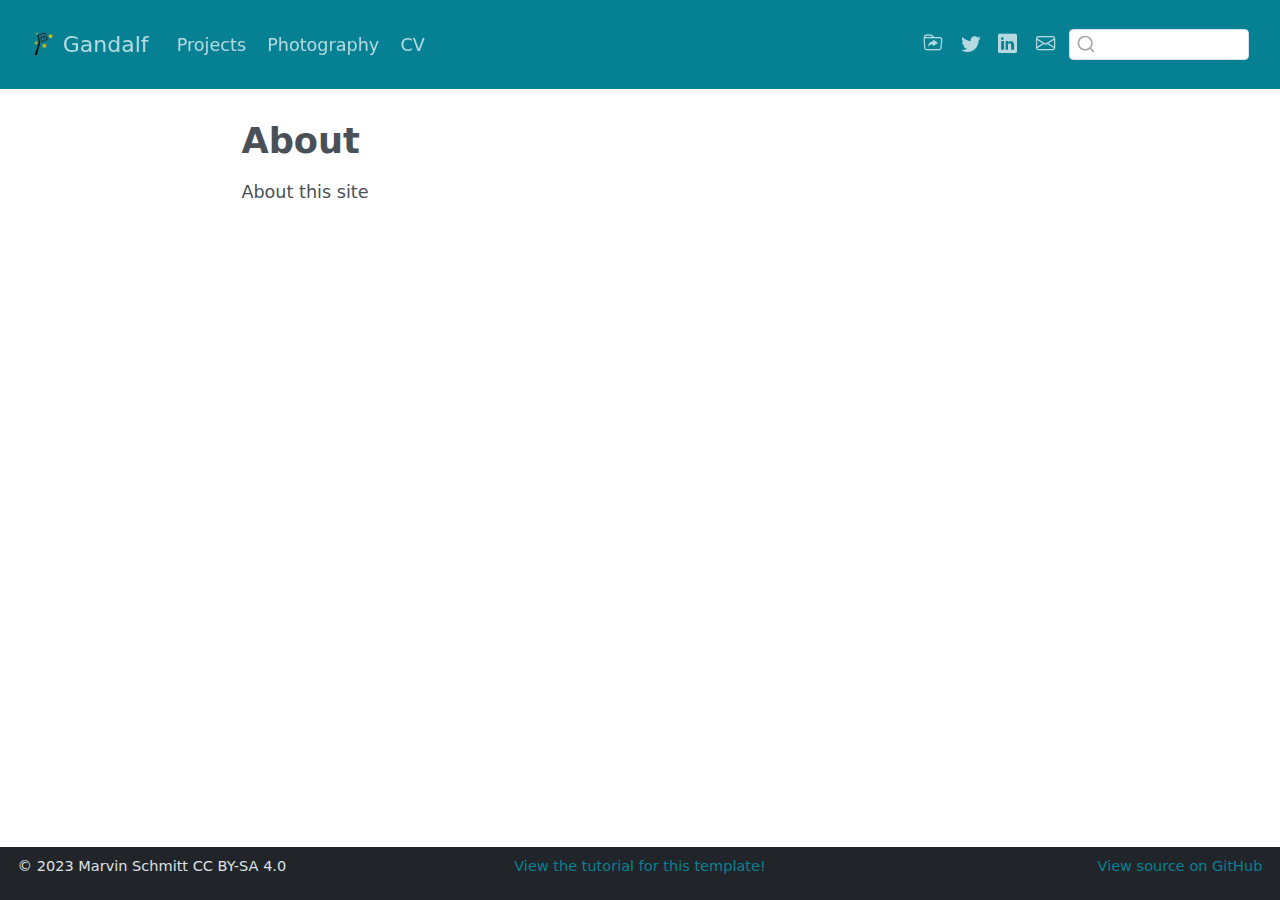
<file: quarto-website/docs/bak/about.html>
<!DOCTYPE html>
<html xmlns="http://www.w3.org/1999/xhtml" lang="en" xml:lang="en"><head>

<meta charset="utf-8">
<meta name="generator" content="quarto-1.6.39">

<meta name="viewport" content="width=device-width, initial-scale=1.0, user-scalable=yes">


<title>About – Gandalf</title>
<style>
code{white-space: pre-wrap;}
span.smallcaps{font-variant: small-caps;}
div.columns{display: flex; gap: min(4vw, 1.5em);}
div.column{flex: auto; overflow-x: auto;}
div.hanging-indent{margin-left: 1.5em; text-indent: -1.5em;}
ul.task-list{list-style: none;}
ul.task-list li input[type="checkbox"] {
  width: 0.8em;
  margin: 0 0.8em 0.2em -1em; /* quarto-specific, see https://github.com/quarto-dev/quarto-cli/issues/4556 */ 
  vertical-align: middle;
}
</style>


<script src="../site_libs/quarto-nav/quarto-nav.js"></script>
<script src="../site_libs/clipboard/clipboard.min.js"></script>
<script src="../site_libs/quarto-search/autocomplete.umd.js"></script>
<script src="../site_libs/quarto-search/fuse.min.js"></script>
<script src="../site_libs/quarto-search/quarto-search.js"></script>
<meta name="quarto:offset" content="../">
<link href="../img/favicon.png" rel="icon" type="image/png">
<script src="../site_libs/quarto-html/quarto.js"></script>
<script src="../site_libs/quarto-html/popper.min.js"></script>
<script src="../site_libs/quarto-html/tippy.umd.min.js"></script>
<script src="../site_libs/quarto-html/anchor.min.js"></script>
<link href="../site_libs/quarto-html/tippy.css" rel="stylesheet">
<link href="../site_libs/quarto-html/quarto-syntax-highlighting-e26003cea8cd680ca0c55a263523d882.css" rel="stylesheet" id="quarto-text-highlighting-styles">
<script src="../site_libs/bootstrap/bootstrap.min.js"></script>
<link href="../site_libs/bootstrap/bootstrap-icons.css" rel="stylesheet">
<link href="../site_libs/bootstrap/bootstrap-d36d7829ac4346068d5c96676f13f828.min.css" rel="stylesheet" append-hash="true" id="quarto-bootstrap" data-mode="light">
<script id="quarto-search-options" type="application/json">{
  "location": "navbar",
  "copy-button": false,
  "collapse-after": 3,
  "panel-placement": "end",
  "type": "textbox",
  "limit": 50,
  "keyboard-shortcut": [
    "f",
    "/",
    "s"
  ],
  "language": {
    "search-no-results-text": "No results",
    "search-matching-documents-text": "matching documents",
    "search-copy-link-title": "Copy link to search",
    "search-hide-matches-text": "Hide additional matches",
    "search-more-match-text": "more match in this document",
    "search-more-matches-text": "more matches in this document",
    "search-clear-button-title": "Clear",
    "search-text-placeholder": "",
    "search-detached-cancel-button-title": "Cancel",
    "search-submit-button-title": "Submit",
    "search-label": "Search"
  }
}</script>


</head>

<body class="nav-fixed fullcontent">

<div id="quarto-search-results"></div>
  <header id="quarto-header" class="headroom fixed-top">
    <nav class="navbar navbar-expand-lg " data-bs-theme="dark">
      <div class="navbar-container container-fluid">
      <div class="navbar-brand-container mx-auto">
    <a href="../index.html" class="navbar-brand navbar-brand-logo">
    <img src="../img/logo.png" alt="" class="navbar-logo">
    </a>
    <a class="navbar-brand" href="../index.html">
    <span class="navbar-title">Gandalf</span>
    </a>
  </div>
            <div id="quarto-search" class="" title="Search"></div>
          <button class="navbar-toggler" type="button" data-bs-toggle="collapse" data-bs-target="#navbarCollapse" aria-controls="navbarCollapse" role="menu" aria-expanded="false" aria-label="Toggle navigation" onclick="if (window.quartoToggleHeadroom) { window.quartoToggleHeadroom(); }">
  <span class="navbar-toggler-icon"></span>
</button>
          <div class="collapse navbar-collapse" id="navbarCollapse">
            <ul class="navbar-nav navbar-nav-scroll me-auto">
  <li class="nav-item">
    <a class="nav-link" href="../projects/index.html"> 
<span class="menu-text">Projects</span></a>
  </li>  
  <li class="nav-item">
    <a class="nav-link" href="../photography/index.html"> 
<span class="menu-text">Photography</span></a>
  </li>  
  <li class="nav-item">
    <a class="nav-link" href="../cv/index.html"> 
<span class="menu-text">CV</span></a>
  </li>  
</ul>
            <ul class="navbar-nav navbar-nav-scroll ms-auto">
  <li class="nav-item compact">
    <a class="nav-link" href="https://www.marvinschmitt.com/blog/website-tutorial-quarto/"> <i class="bi bi-folder-symlink" role="img">
</i> 
<span class="menu-text"></span></a>
  </li>  
  <li class="nav-item compact">
    <a class="nav-link" href="https://twitter.com/MarvinSchmittML"> <i class="bi bi-twitter" role="img">
</i> 
<span class="menu-text"></span></a>
  </li>  
  <li class="nav-item compact">
    <a class="nav-link" href="https://www.linkedin.com/in/marvin-schmitt-a85b321a2/"> <i class="bi bi-linkedin" role="img">
</i> 
<span class="menu-text"></span></a>
  </li>  
  <li class="nav-item compact">
    <a class="nav-link" href="mailto:mail.marvinschmitt@gmail.com"> <i class="bi bi-envelope" role="img" aria-label="email">
</i> 
<span class="menu-text"></span></a>
  </li>  
</ul>
          </div> <!-- /navcollapse -->
            <div class="quarto-navbar-tools">
</div>
      </div> <!-- /container-fluid -->
    </nav>
</header>
<!-- content -->
<div id="quarto-content" class="quarto-container page-columns page-rows-contents page-layout-article page-navbar">
<!-- sidebar -->
<!-- margin-sidebar -->
    
<!-- main -->
<main class="content" id="quarto-document-content">

<header id="title-block-header" class="quarto-title-block default">
<div class="quarto-title">
<h1 class="title">About</h1>
</div>



<div class="quarto-title-meta">

    
  
    
  </div>
  


</header>


<p>About this site</p>



</main> <!-- /main -->
<script id="quarto-html-after-body" type="application/javascript">
window.document.addEventListener("DOMContentLoaded", function (event) {
  const toggleBodyColorMode = (bsSheetEl) => {
    const mode = bsSheetEl.getAttribute("data-mode");
    const bodyEl = window.document.querySelector("body");
    if (mode === "dark") {
      bodyEl.classList.add("quarto-dark");
      bodyEl.classList.remove("quarto-light");
    } else {
      bodyEl.classList.add("quarto-light");
      bodyEl.classList.remove("quarto-dark");
    }
  }
  const toggleBodyColorPrimary = () => {
    const bsSheetEl = window.document.querySelector("link#quarto-bootstrap");
    if (bsSheetEl) {
      toggleBodyColorMode(bsSheetEl);
    }
  }
  toggleBodyColorPrimary();  
  const icon = "";
  const anchorJS = new window.AnchorJS();
  anchorJS.options = {
    placement: 'right',
    icon: icon
  };
  anchorJS.add('.anchored');
  const isCodeAnnotation = (el) => {
    for (const clz of el.classList) {
      if (clz.startsWith('code-annotation-')) {                     
        return true;
      }
    }
    return false;
  }
  const onCopySuccess = function(e) {
    // button target
    const button = e.trigger;
    // don't keep focus
    button.blur();
    // flash "checked"
    button.classList.add('code-copy-button-checked');
    var currentTitle = button.getAttribute("title");
    button.setAttribute("title", "Copied!");
    let tooltip;
    if (window.bootstrap) {
      button.setAttribute("data-bs-toggle", "tooltip");
      button.setAttribute("data-bs-placement", "left");
      button.setAttribute("data-bs-title", "Copied!");
      tooltip = new bootstrap.Tooltip(button, 
        { trigger: "manual", 
          customClass: "code-copy-button-tooltip",
          offset: [0, -8]});
      tooltip.show();    
    }
    setTimeout(function() {
      if (tooltip) {
        tooltip.hide();
        button.removeAttribute("data-bs-title");
        button.removeAttribute("data-bs-toggle");
        button.removeAttribute("data-bs-placement");
      }
      button.setAttribute("title", currentTitle);
      button.classList.remove('code-copy-button-checked');
    }, 1000);
    // clear code selection
    e.clearSelection();
  }
  const getTextToCopy = function(trigger) {
      const codeEl = trigger.previousElementSibling.cloneNode(true);
      for (const childEl of codeEl.children) {
        if (isCodeAnnotation(childEl)) {
          childEl.remove();
        }
      }
      return codeEl.innerText;
  }
  const clipboard = new window.ClipboardJS('.code-copy-button:not([data-in-quarto-modal])', {
    text: getTextToCopy
  });
  clipboard.on('success', onCopySuccess);
  if (window.document.getElementById('quarto-embedded-source-code-modal')) {
    const clipboardModal = new window.ClipboardJS('.code-copy-button[data-in-quarto-modal]', {
      text: getTextToCopy,
      container: window.document.getElementById('quarto-embedded-source-code-modal')
    });
    clipboardModal.on('success', onCopySuccess);
  }
    var localhostRegex = new RegExp(/^(?:http|https):\/\/localhost\:?[0-9]*\//);
    var mailtoRegex = new RegExp(/^mailto:/);
      var filterRegex = new RegExp('/' + window.location.host + '/');
    var isInternal = (href) => {
        return filterRegex.test(href) || localhostRegex.test(href) || mailtoRegex.test(href);
    }
    // Inspect non-navigation links and adorn them if external
 	var links = window.document.querySelectorAll('a[href]:not(.nav-link):not(.navbar-brand):not(.toc-action):not(.sidebar-link):not(.sidebar-item-toggle):not(.pagination-link):not(.no-external):not([aria-hidden]):not(.dropdown-item):not(.quarto-navigation-tool):not(.about-link)');
    for (var i=0; i<links.length; i++) {
      const link = links[i];
      if (!isInternal(link.href)) {
        // undo the damage that might have been done by quarto-nav.js in the case of
        // links that we want to consider external
        if (link.dataset.originalHref !== undefined) {
          link.href = link.dataset.originalHref;
        }
      }
    }
  function tippyHover(el, contentFn, onTriggerFn, onUntriggerFn) {
    const config = {
      allowHTML: true,
      maxWidth: 500,
      delay: 100,
      arrow: false,
      appendTo: function(el) {
          return el.parentElement;
      },
      interactive: true,
      interactiveBorder: 10,
      theme: 'quarto',
      placement: 'bottom-start',
    };
    if (contentFn) {
      config.content = contentFn;
    }
    if (onTriggerFn) {
      config.onTrigger = onTriggerFn;
    }
    if (onUntriggerFn) {
      config.onUntrigger = onUntriggerFn;
    }
    window.tippy(el, config); 
  }
  const noterefs = window.document.querySelectorAll('a[role="doc-noteref"]');
  for (var i=0; i<noterefs.length; i++) {
    const ref = noterefs[i];
    tippyHover(ref, function() {
      // use id or data attribute instead here
      let href = ref.getAttribute('data-footnote-href') || ref.getAttribute('href');
      try { href = new URL(href).hash; } catch {}
      const id = href.replace(/^#\/?/, "");
      const note = window.document.getElementById(id);
      if (note) {
        return note.innerHTML;
      } else {
        return "";
      }
    });
  }
  const xrefs = window.document.querySelectorAll('a.quarto-xref');
  const processXRef = (id, note) => {
    // Strip column container classes
    const stripColumnClz = (el) => {
      el.classList.remove("page-full", "page-columns");
      if (el.children) {
        for (const child of el.children) {
          stripColumnClz(child);
        }
      }
    }
    stripColumnClz(note)
    if (id === null || id.startsWith('sec-')) {
      // Special case sections, only their first couple elements
      const container = document.createElement("div");
      if (note.children && note.children.length > 2) {
        container.appendChild(note.children[0].cloneNode(true));
        for (let i = 1; i < note.children.length; i++) {
          const child = note.children[i];
          if (child.tagName === "P" && child.innerText === "") {
            continue;
          } else {
            container.appendChild(child.cloneNode(true));
            break;
          }
        }
        if (window.Quarto?.typesetMath) {
          window.Quarto.typesetMath(container);
        }
        return container.innerHTML
      } else {
        if (window.Quarto?.typesetMath) {
          window.Quarto.typesetMath(note);
        }
        return note.innerHTML;
      }
    } else {
      // Remove any anchor links if they are present
      const anchorLink = note.querySelector('a.anchorjs-link');
      if (anchorLink) {
        anchorLink.remove();
      }
      if (window.Quarto?.typesetMath) {
        window.Quarto.typesetMath(note);
      }
      if (note.classList.contains("callout")) {
        return note.outerHTML;
      } else {
        return note.innerHTML;
      }
    }
  }
  for (var i=0; i<xrefs.length; i++) {
    const xref = xrefs[i];
    tippyHover(xref, undefined, function(instance) {
      instance.disable();
      let url = xref.getAttribute('href');
      let hash = undefined; 
      if (url.startsWith('#')) {
        hash = url;
      } else {
        try { hash = new URL(url).hash; } catch {}
      }
      if (hash) {
        const id = hash.replace(/^#\/?/, "");
        const note = window.document.getElementById(id);
        if (note !== null) {
          try {
            const html = processXRef(id, note.cloneNode(true));
            instance.setContent(html);
          } finally {
            instance.enable();
            instance.show();
          }
        } else {
          // See if we can fetch this
          fetch(url.split('#')[0])
          .then(res => res.text())
          .then(html => {
            const parser = new DOMParser();
            const htmlDoc = parser.parseFromString(html, "text/html");
            const note = htmlDoc.getElementById(id);
            if (note !== null) {
              const html = processXRef(id, note);
              instance.setContent(html);
            } 
          }).finally(() => {
            instance.enable();
            instance.show();
          });
        }
      } else {
        // See if we can fetch a full url (with no hash to target)
        // This is a special case and we should probably do some content thinning / targeting
        fetch(url)
        .then(res => res.text())
        .then(html => {
          const parser = new DOMParser();
          const htmlDoc = parser.parseFromString(html, "text/html");
          const note = htmlDoc.querySelector('main.content');
          if (note !== null) {
            // This should only happen for chapter cross references
            // (since there is no id in the URL)
            // remove the first header
            if (note.children.length > 0 && note.children[0].tagName === "HEADER") {
              note.children[0].remove();
            }
            const html = processXRef(null, note);
            instance.setContent(html);
          } 
        }).finally(() => {
          instance.enable();
          instance.show();
        });
      }
    }, function(instance) {
    });
  }
      let selectedAnnoteEl;
      const selectorForAnnotation = ( cell, annotation) => {
        let cellAttr = 'data-code-cell="' + cell + '"';
        let lineAttr = 'data-code-annotation="' +  annotation + '"';
        const selector = 'span[' + cellAttr + '][' + lineAttr + ']';
        return selector;
      }
      const selectCodeLines = (annoteEl) => {
        const doc = window.document;
        const targetCell = annoteEl.getAttribute("data-target-cell");
        const targetAnnotation = annoteEl.getAttribute("data-target-annotation");
        const annoteSpan = window.document.querySelector(selectorForAnnotation(targetCell, targetAnnotation));
        const lines = annoteSpan.getAttribute("data-code-lines").split(",");
        const lineIds = lines.map((line) => {
          return targetCell + "-" + line;
        })
        let top = null;
        let height = null;
        let parent = null;
        if (lineIds.length > 0) {
            //compute the position of the single el (top and bottom and make a div)
            const el = window.document.getElementById(lineIds[0]);
            top = el.offsetTop;
            height = el.offsetHeight;
            parent = el.parentElement.parentElement;
          if (lineIds.length > 1) {
            const lastEl = window.document.getElementById(lineIds[lineIds.length - 1]);
            const bottom = lastEl.offsetTop + lastEl.offsetHeight;
            height = bottom - top;
          }
          if (top !== null && height !== null && parent !== null) {
            // cook up a div (if necessary) and position it 
            let div = window.document.getElementById("code-annotation-line-highlight");
            if (div === null) {
              div = window.document.createElement("div");
              div.setAttribute("id", "code-annotation-line-highlight");
              div.style.position = 'absolute';
              parent.appendChild(div);
            }
            div.style.top = top - 2 + "px";
            div.style.height = height + 4 + "px";
            div.style.left = 0;
            let gutterDiv = window.document.getElementById("code-annotation-line-highlight-gutter");
            if (gutterDiv === null) {
              gutterDiv = window.document.createElement("div");
              gutterDiv.setAttribute("id", "code-annotation-line-highlight-gutter");
              gutterDiv.style.position = 'absolute';
              const codeCell = window.document.getElementById(targetCell);
              const gutter = codeCell.querySelector('.code-annotation-gutter');
              gutter.appendChild(gutterDiv);
            }
            gutterDiv.style.top = top - 2 + "px";
            gutterDiv.style.height = height + 4 + "px";
          }
          selectedAnnoteEl = annoteEl;
        }
      };
      const unselectCodeLines = () => {
        const elementsIds = ["code-annotation-line-highlight", "code-annotation-line-highlight-gutter"];
        elementsIds.forEach((elId) => {
          const div = window.document.getElementById(elId);
          if (div) {
            div.remove();
          }
        });
        selectedAnnoteEl = undefined;
      };
        // Handle positioning of the toggle
    window.addEventListener(
      "resize",
      throttle(() => {
        elRect = undefined;
        if (selectedAnnoteEl) {
          selectCodeLines(selectedAnnoteEl);
        }
      }, 10)
    );
    function throttle(fn, ms) {
    let throttle = false;
    let timer;
      return (...args) => {
        if(!throttle) { // first call gets through
            fn.apply(this, args);
            throttle = true;
        } else { // all the others get throttled
            if(timer) clearTimeout(timer); // cancel #2
            timer = setTimeout(() => {
              fn.apply(this, args);
              timer = throttle = false;
            }, ms);
        }
      };
    }
      // Attach click handler to the DT
      const annoteDls = window.document.querySelectorAll('dt[data-target-cell]');
      for (const annoteDlNode of annoteDls) {
        annoteDlNode.addEventListener('click', (event) => {
          const clickedEl = event.target;
          if (clickedEl !== selectedAnnoteEl) {
            unselectCodeLines();
            const activeEl = window.document.querySelector('dt[data-target-cell].code-annotation-active');
            if (activeEl) {
              activeEl.classList.remove('code-annotation-active');
            }
            selectCodeLines(clickedEl);
            clickedEl.classList.add('code-annotation-active');
          } else {
            // Unselect the line
            unselectCodeLines();
            clickedEl.classList.remove('code-annotation-active');
          }
        });
      }
  const findCites = (el) => {
    const parentEl = el.parentElement;
    if (parentEl) {
      const cites = parentEl.dataset.cites;
      if (cites) {
        return {
          el,
          cites: cites.split(' ')
        };
      } else {
        return findCites(el.parentElement)
      }
    } else {
      return undefined;
    }
  };
  var bibliorefs = window.document.querySelectorAll('a[role="doc-biblioref"]');
  for (var i=0; i<bibliorefs.length; i++) {
    const ref = bibliorefs[i];
    const citeInfo = findCites(ref);
    if (citeInfo) {
      tippyHover(citeInfo.el, function() {
        var popup = window.document.createElement('div');
        citeInfo.cites.forEach(function(cite) {
          var citeDiv = window.document.createElement('div');
          citeDiv.classList.add('hanging-indent');
          citeDiv.classList.add('csl-entry');
          var biblioDiv = window.document.getElementById('ref-' + cite);
          if (biblioDiv) {
            citeDiv.innerHTML = biblioDiv.innerHTML;
          }
          popup.appendChild(citeDiv);
        });
        return popup.innerHTML;
      });
    }
  }
});
</script>
</div> <!-- /content -->
<footer class="footer">
  <div class="nav-footer">
    <div class="nav-footer-left">
<p><span class="faux-block">© 2023 Marvin Schmitt CC BY-SA 4.0</span></p>
</div>   
    <div class="nav-footer-center">
<p><span class="faux-block"><a href="https://www.marvinschmitt.com/blog/website-tutorial-quarto/">View the tutorial for this template!</a></span></p>
</div>
    <div class="nav-footer-right">
<p><span class="faux-block"><a href="https://github.com/marvinschmitt/quarto-website-template/">View source on GitHub</a></span></p>
</div>
  </div>
</footer>




</body></html>
</file>
<file: quarto-website/docs/site_libs/quarto-html/tippy.css>
.tippy-box[data-animation=fade][data-state=hidden]{opacity:0}[data-tippy-root]{max-width:calc(100vw - 10px)}.tippy-box{position:relative;background-color:#333;color:#fff;border-radius:4px;font-size:14px;line-height:1.4;white-space:normal;outline:0;transition-property:transform,visibility,opacity}.tippy-box[data-placement^=top]>.tippy-arrow{bottom:0}.tippy-box[data-placement^=top]>.tippy-arrow:before{bottom:-7px;left:0;border-width:8px 8px 0;border-top-color:initial;transform-origin:center top}.tippy-box[data-placement^=bottom]>.tippy-arrow{top:0}.tippy-box[data-placement^=bottom]>.tippy-arrow:before{top:-7px;left:0;border-width:0 8px 8px;border-bottom-color:initial;transform-origin:center bottom}.tippy-box[data-placement^=left]>.tippy-arrow{right:0}.tippy-box[data-placement^=left]>.tippy-arrow:before{border-width:8px 0 8px 8px;border-left-color:initial;right:-7px;transform-origin:center left}.tippy-box[data-placement^=right]>.tippy-arrow{left:0}.tippy-box[data-placement^=right]>.tippy-arrow:before{left:-7px;border-width:8px 8px 8px 0;border-right-color:initial;transform-origin:center right}.tippy-box[data-inertia][data-state=visible]{transition-timing-function:cubic-bezier(.54,1.5,.38,1.11)}.tippy-arrow{width:16px;height:16px;color:#333}.tippy-arrow:before{content:"";position:absolute;border-color:transparent;border-style:solid}.tippy-content{position:relative;padding:5px 9px;z-index:1}
</file>
<file: quarto-website/docs/site_libs/quarto-html/quarto-syntax-highlighting-e26003cea8cd680ca0c55a263523d882.css>
/* quarto syntax highlight colors */
:root {
  --quarto-hl-ot-color: #003B4F;
  --quarto-hl-at-color: #657422;
  --quarto-hl-ss-color: #20794D;
  --quarto-hl-an-color: #5E5E5E;
  --quarto-hl-fu-color: #4758AB;
  --quarto-hl-st-color: #20794D;
  --quarto-hl-cf-color: #003B4F;
  --quarto-hl-op-color: #5E5E5E;
  --quarto-hl-er-color: #AD0000;
  --quarto-hl-bn-color: #AD0000;
  --quarto-hl-al-color: #AD0000;
  --quarto-hl-va-color: #111111;
  --quarto-hl-bu-color: inherit;
  --quarto-hl-ex-color: inherit;
  --quarto-hl-pp-color: #AD0000;
  --quarto-hl-in-color: #5E5E5E;
  --quarto-hl-vs-color: #20794D;
  --quarto-hl-wa-color: #5E5E5E;
  --quarto-hl-do-color: #5E5E5E;
  --quarto-hl-im-color: #00769E;
  --quarto-hl-ch-color: #20794D;
  --quarto-hl-dt-color: #AD0000;
  --quarto-hl-fl-color: #AD0000;
  --quarto-hl-co-color: #5E5E5E;
  --quarto-hl-cv-color: #5E5E5E;
  --quarto-hl-cn-color: #8f5902;
  --quarto-hl-sc-color: #5E5E5E;
  --quarto-hl-dv-color: #AD0000;
  --quarto-hl-kw-color: #003B4F;
}

/* other quarto variables */
:root {
  --quarto-font-monospace: SFMono-Regular, Menlo, Monaco, Consolas, "Liberation Mono", "Courier New", monospace;
}

pre > code.sourceCode > span {
  color: #003B4F;
}

code span {
  color: #003B4F;
}

code.sourceCode > span {
  color: #003B4F;
}

div.sourceCode,
div.sourceCode pre.sourceCode {
  color: #003B4F;
}

code span.ot {
  color: #003B4F;
  font-style: inherit;
}

code span.at {
  color: #657422;
  font-style: inherit;
}

code span.ss {
  color: #20794D;
  font-style: inherit;
}

code span.an {
  color: #5E5E5E;
  font-style: inherit;
}

code span.fu {
  color: #4758AB;
  font-style: inherit;
}

code span.st {
  color: #20794D;
  font-style: inherit;
}

code span.cf {
  color: #003B4F;
  font-weight: bold;
  font-style: inherit;
}

code span.op {
  color: #5E5E5E;
  font-style: inherit;
}

code span.er {
  color: #AD0000;
  font-style: inherit;
}

code span.bn {
  color: #AD0000;
  font-style: inherit;
}

code span.al {
  color: #AD0000;
  font-style: inherit;
}

code span.va {
  color: #111111;
  font-style: inherit;
}

code span.bu {
  font-style: inherit;
}

code span.ex {
  font-style: inherit;
}

code span.pp {
  color: #AD0000;
  font-style: inherit;
}

code span.in {
  color: #5E5E5E;
  font-style: inherit;
}

code span.vs {
  color: #20794D;
  font-style: inherit;
}

code span.wa {
  color: #5E5E5E;
  font-style: italic;
}

code span.do {
  color: #5E5E5E;
  font-style: italic;
}

code span.im {
  color: #00769E;
  font-style: inherit;
}

code span.ch {
  color: #20794D;
  font-style: inherit;
}

code span.dt {
  color: #AD0000;
  font-style: inherit;
}

code span.fl {
  color: #AD0000;
  font-style: inherit;
}

code span.co {
  color: #5E5E5E;
  font-style: inherit;
}

code span.cv {
  color: #5E5E5E;
  font-style: italic;
}

code span.cn {
  color: #8f5902;
  font-style: inherit;
}

code span.sc {
  color: #5E5E5E;
  font-style: inherit;
}

code span.dv {
  color: #AD0000;
  font-style: inherit;
}

code span.kw {
  color: #003B4F;
  font-weight: bold;
  font-style: inherit;
}

.prevent-inlining {
  content: "</";
}

/*# sourceMappingURL=e90e9ab646ea9b1aaa61e089606e0f97.css.map */
</file>
